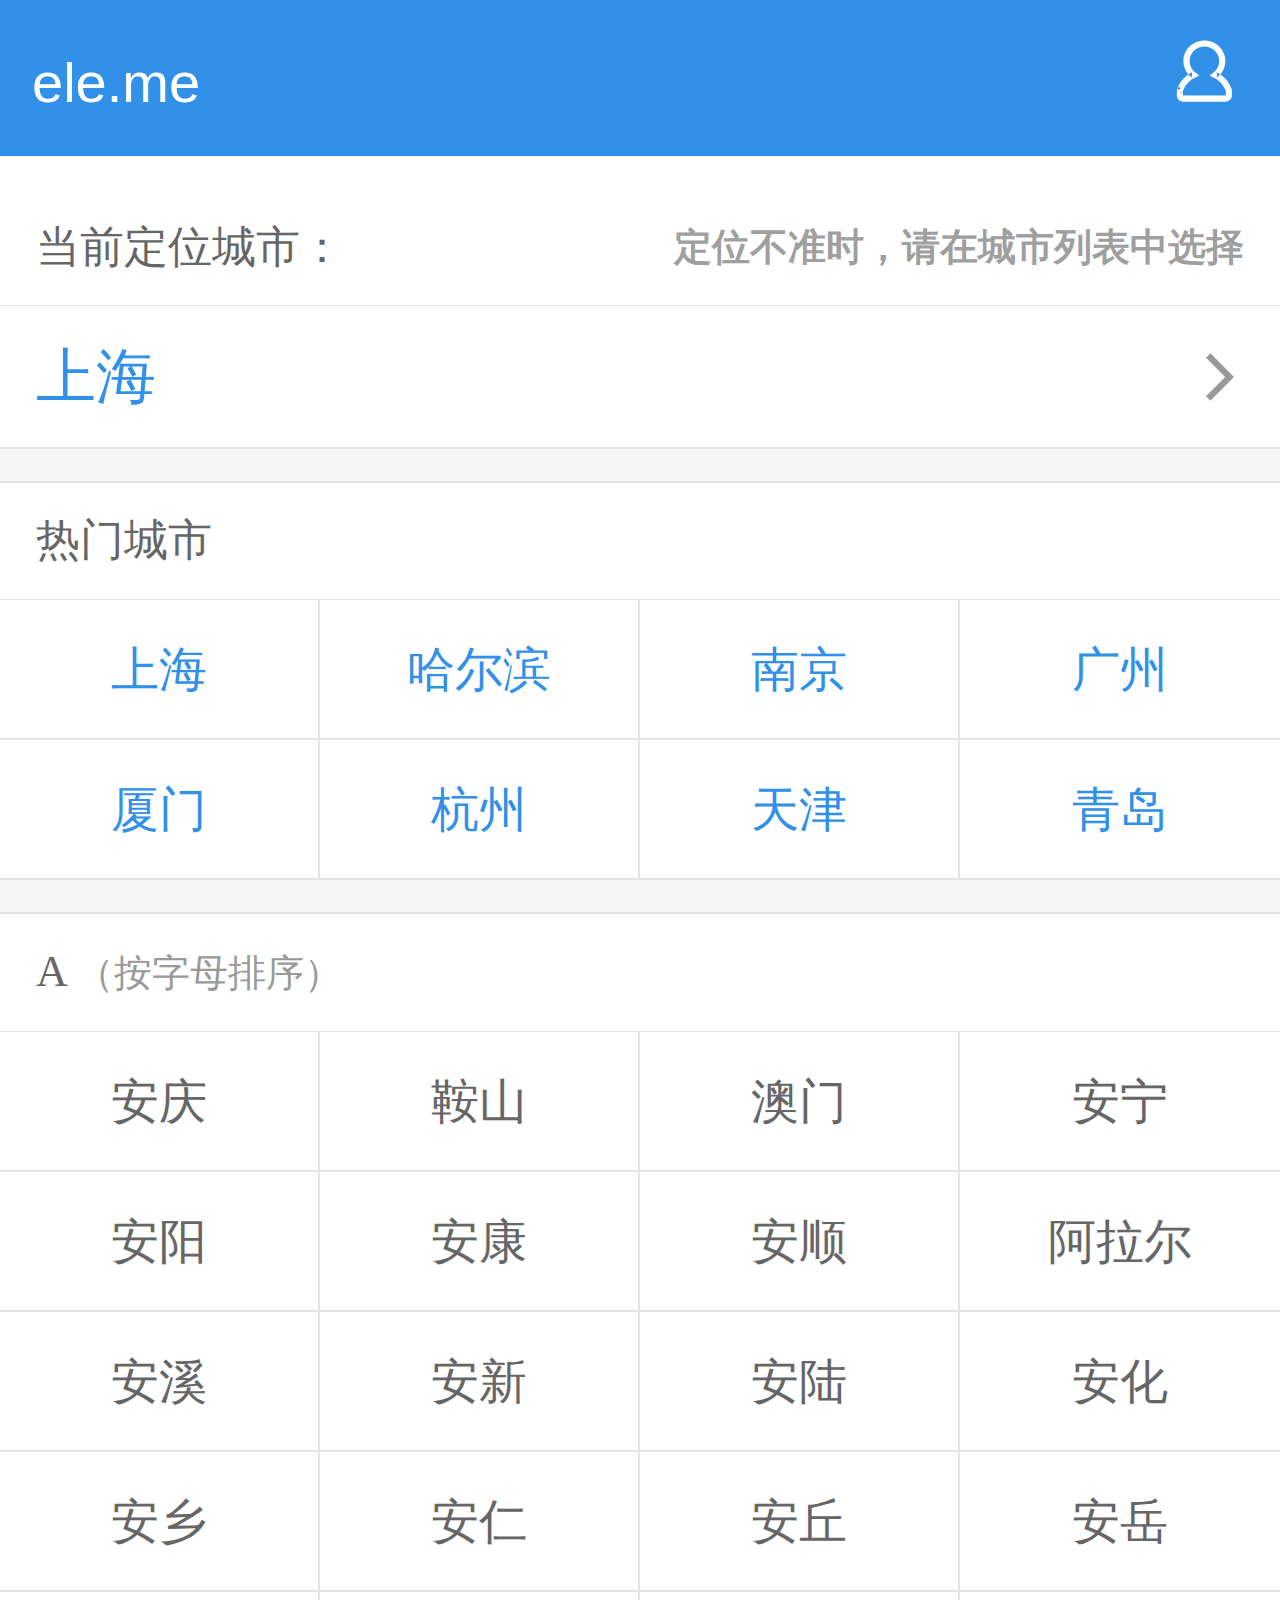
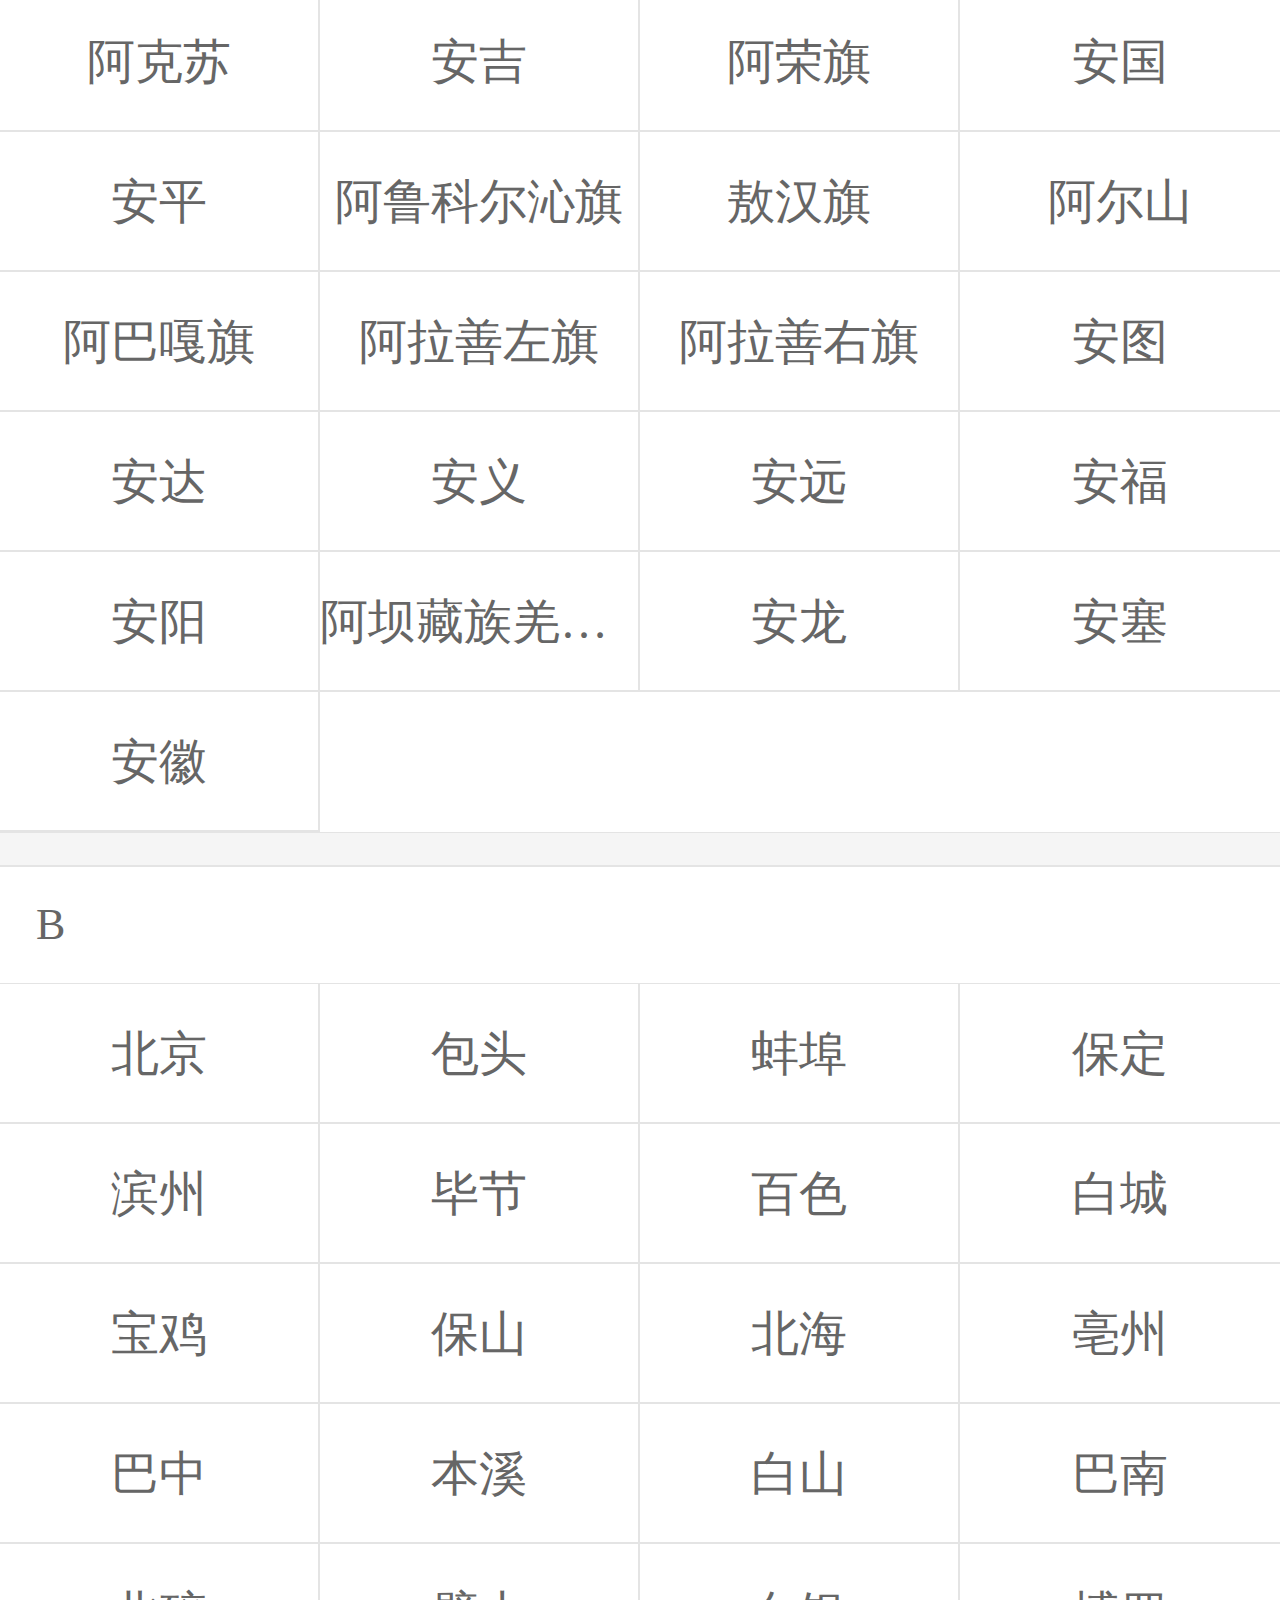
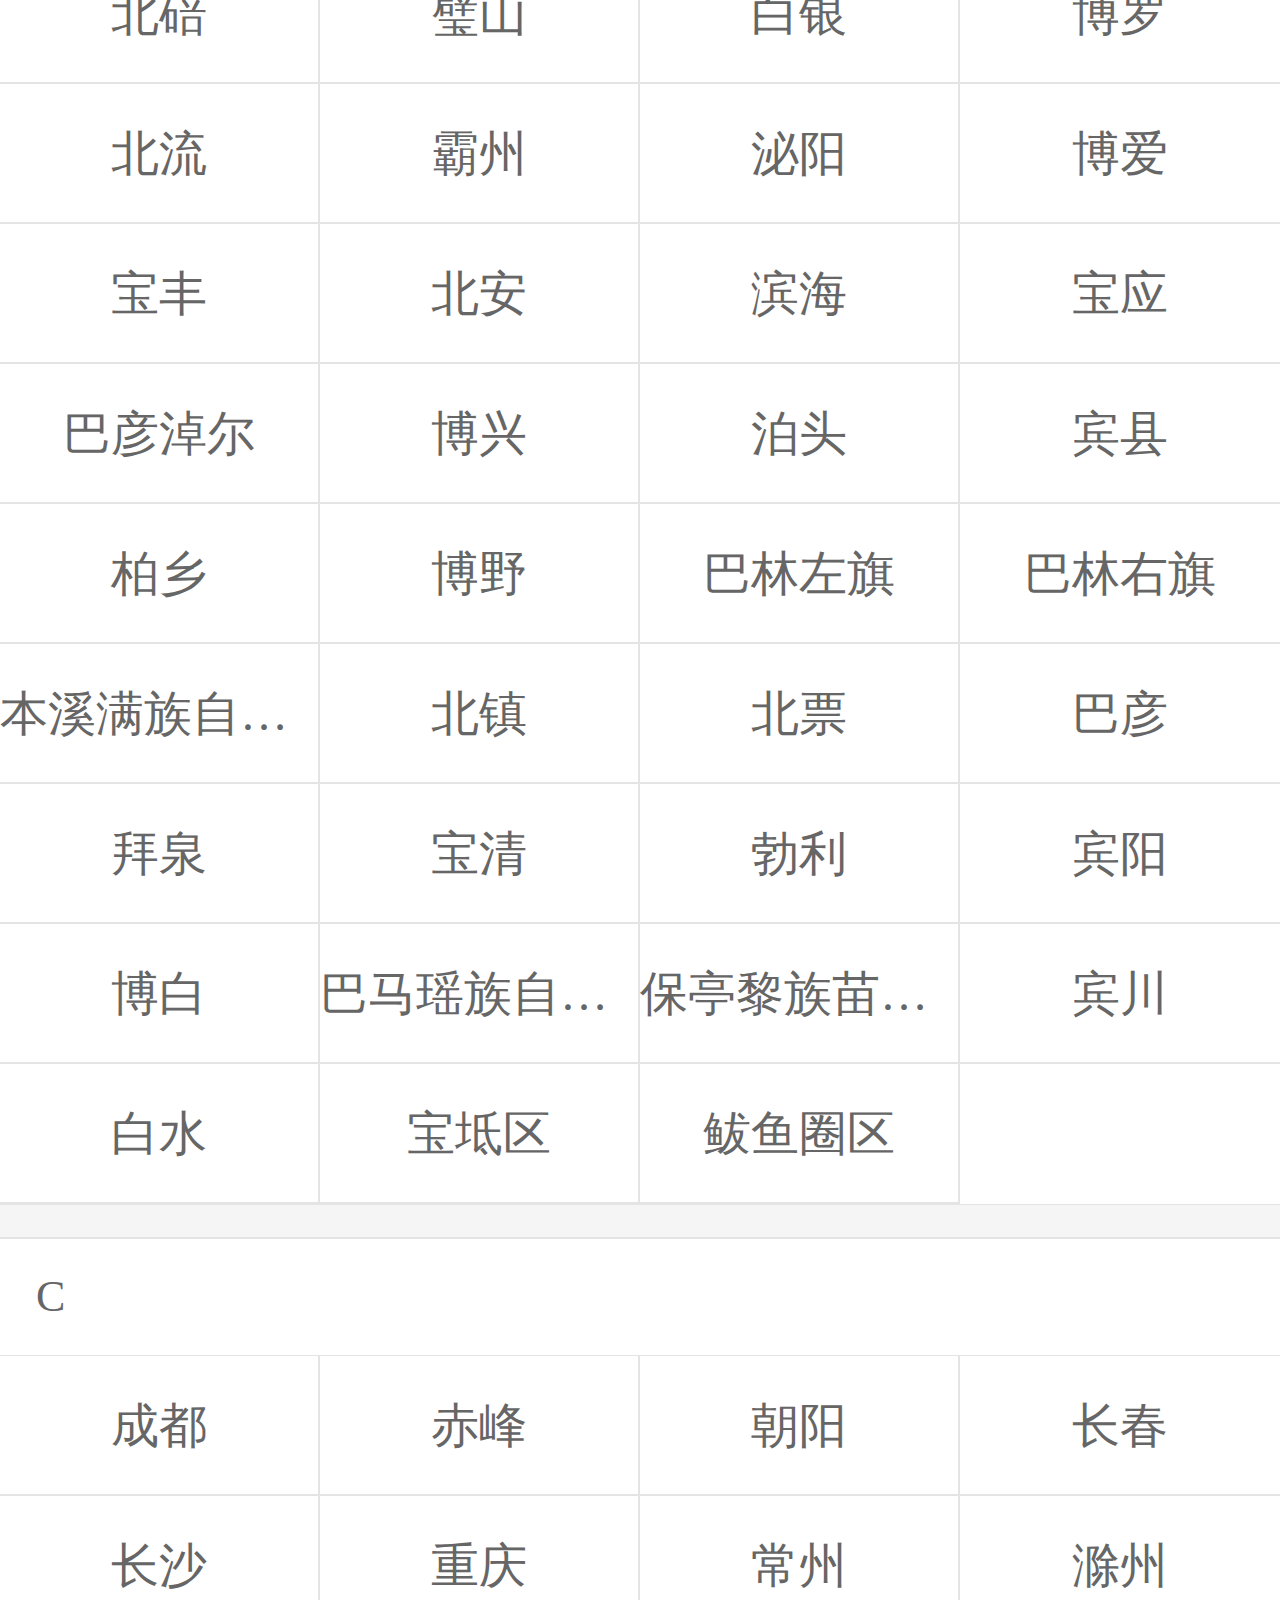
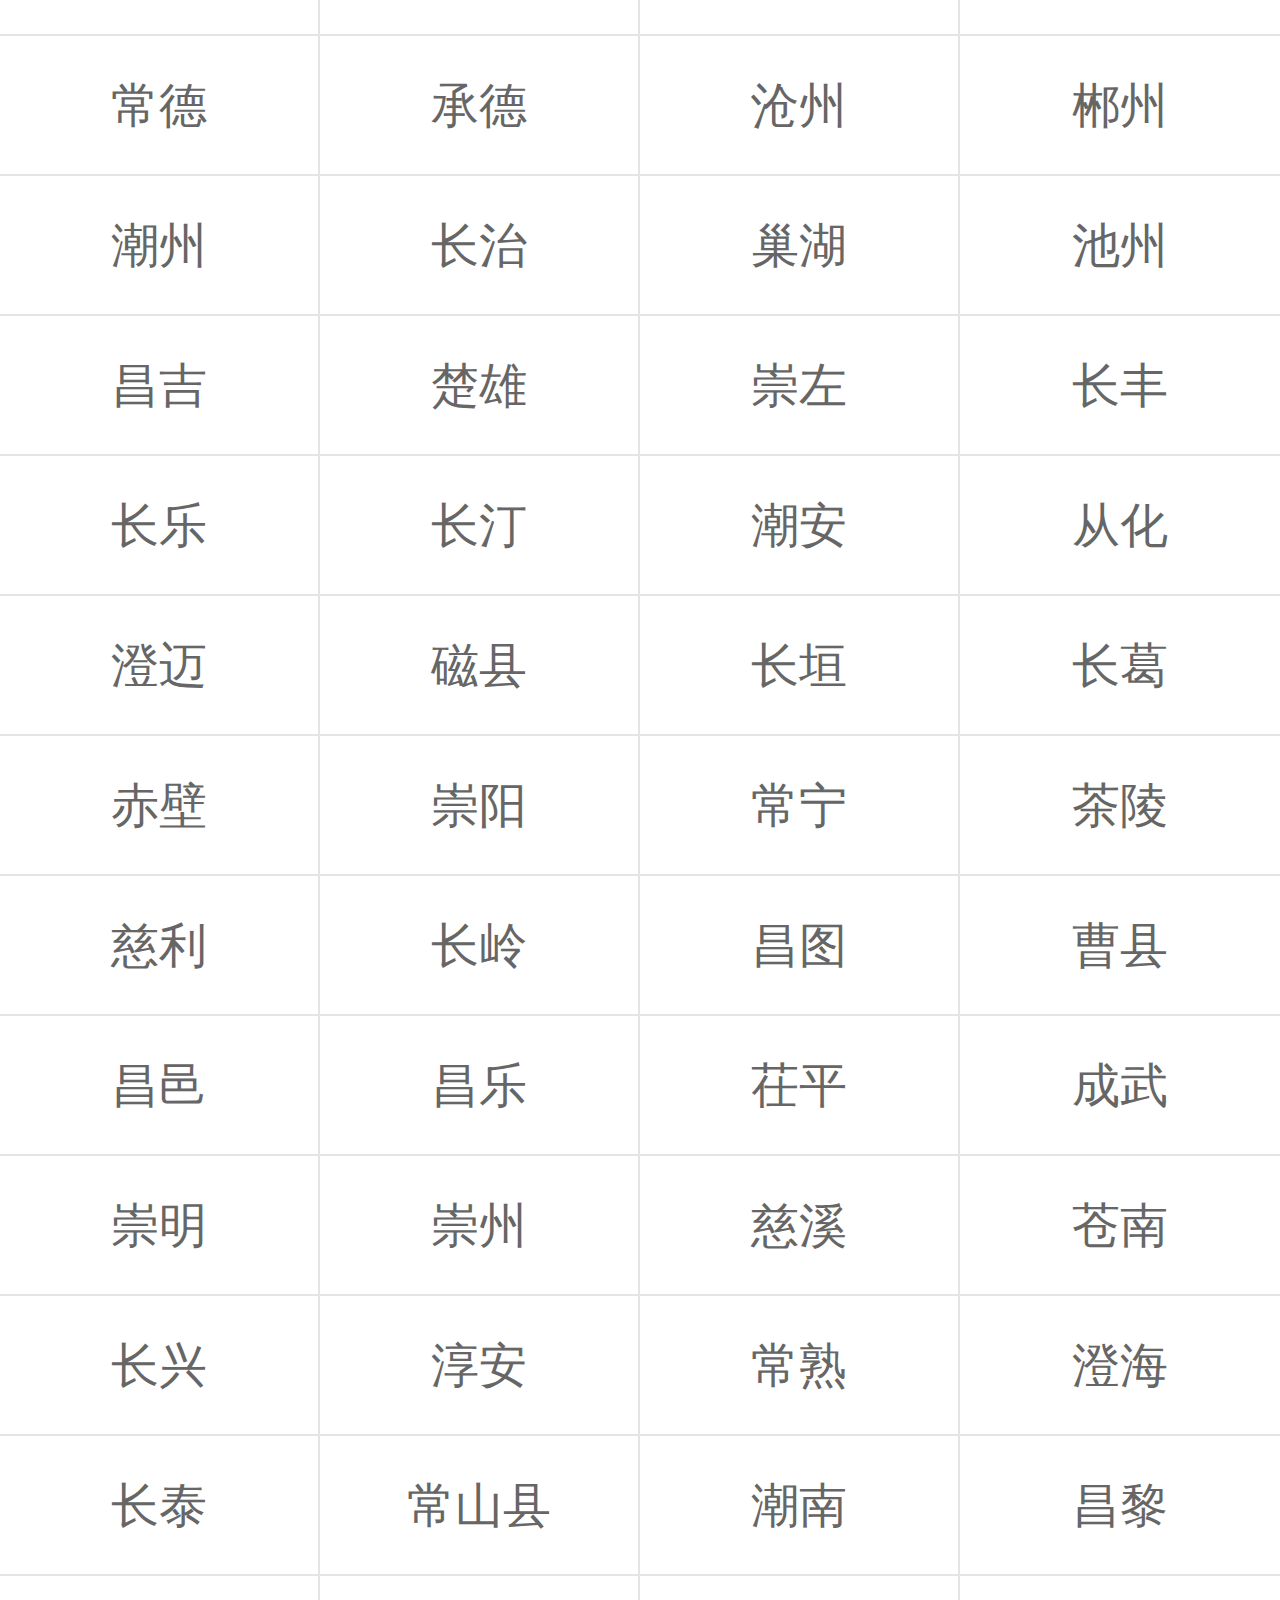
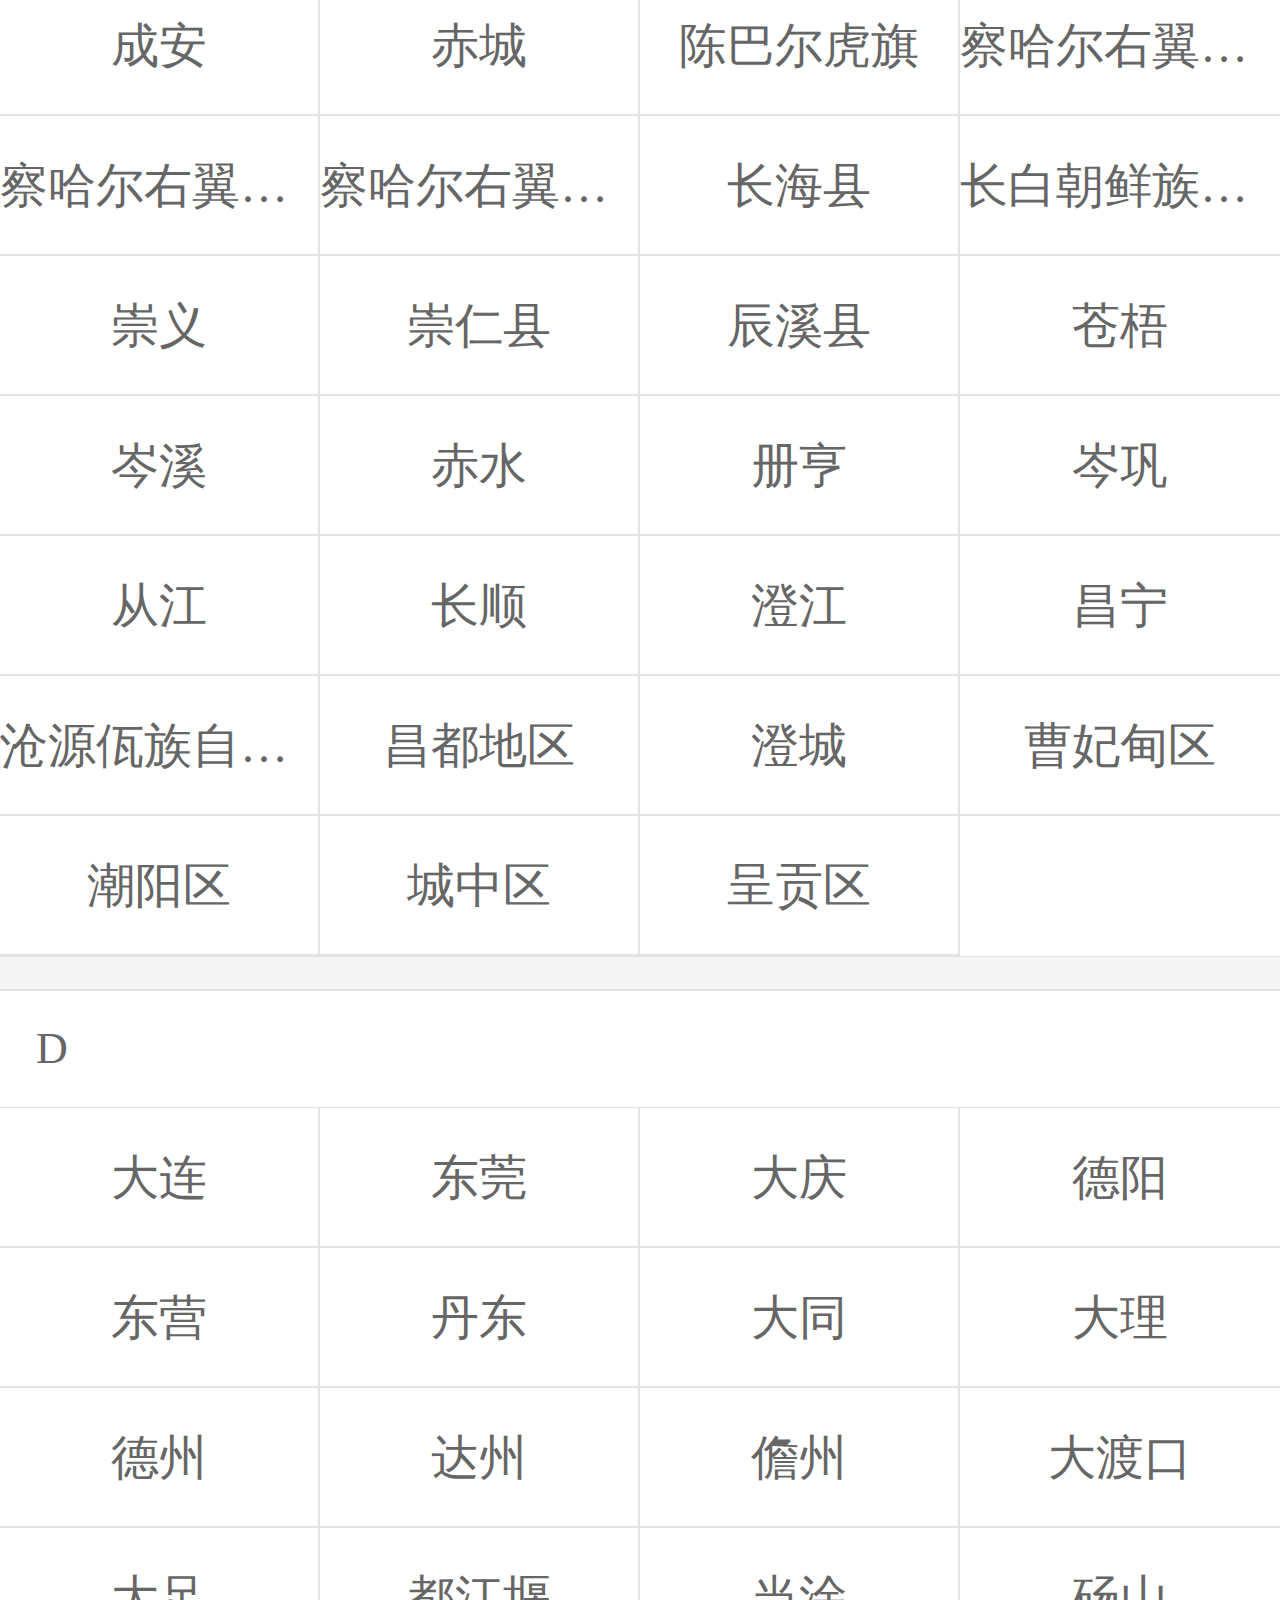
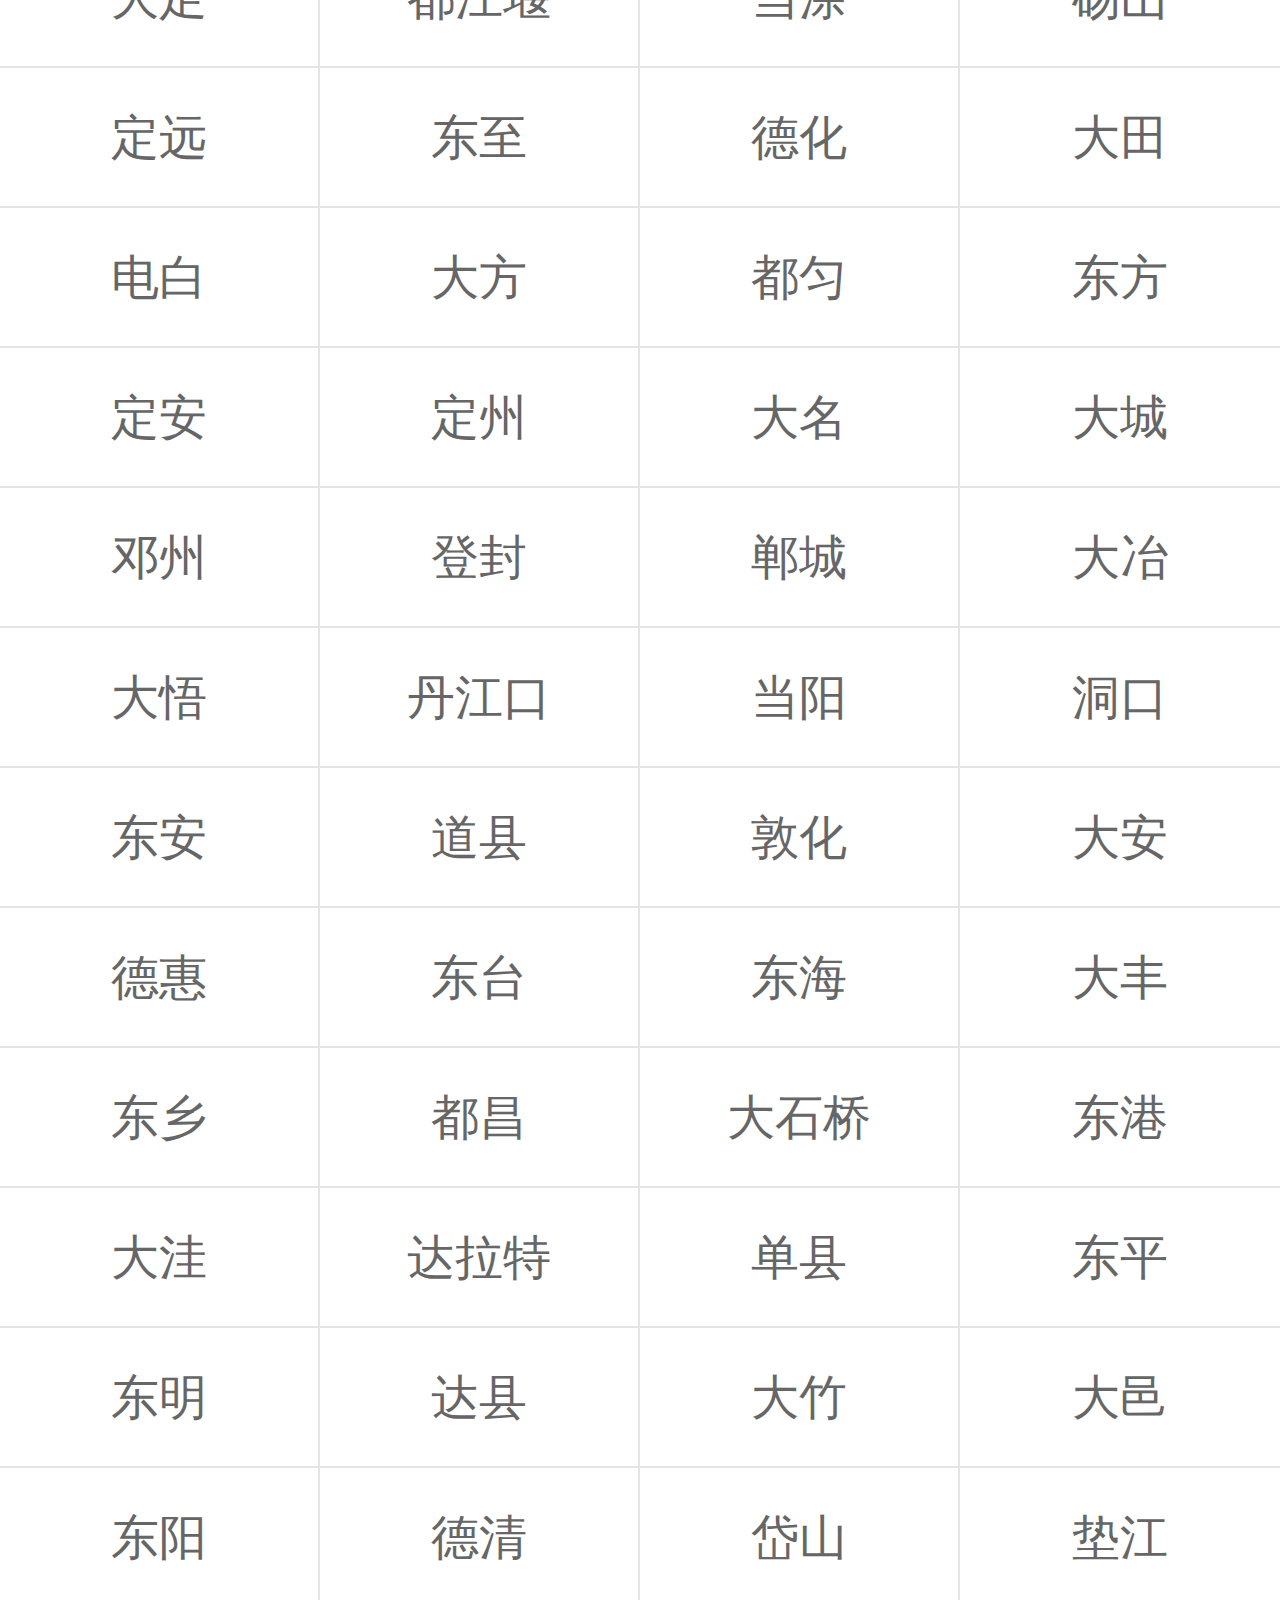
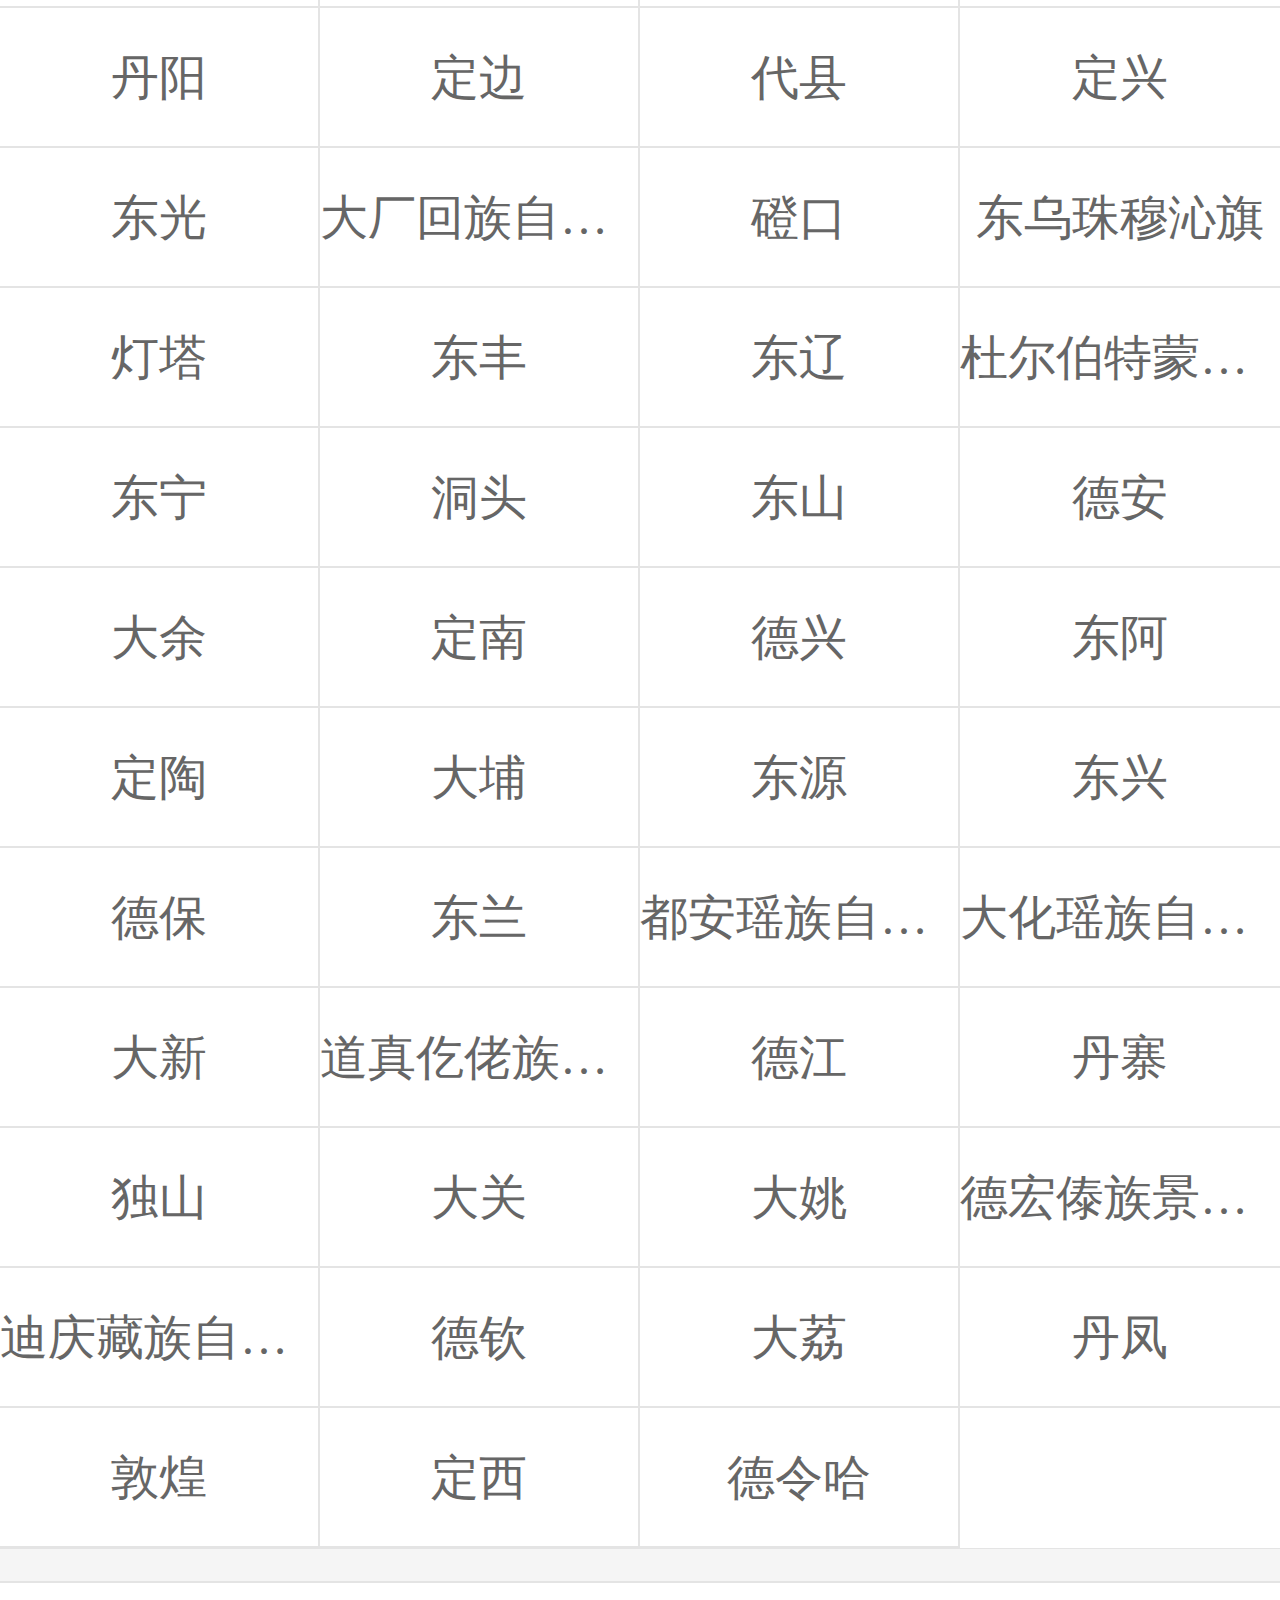
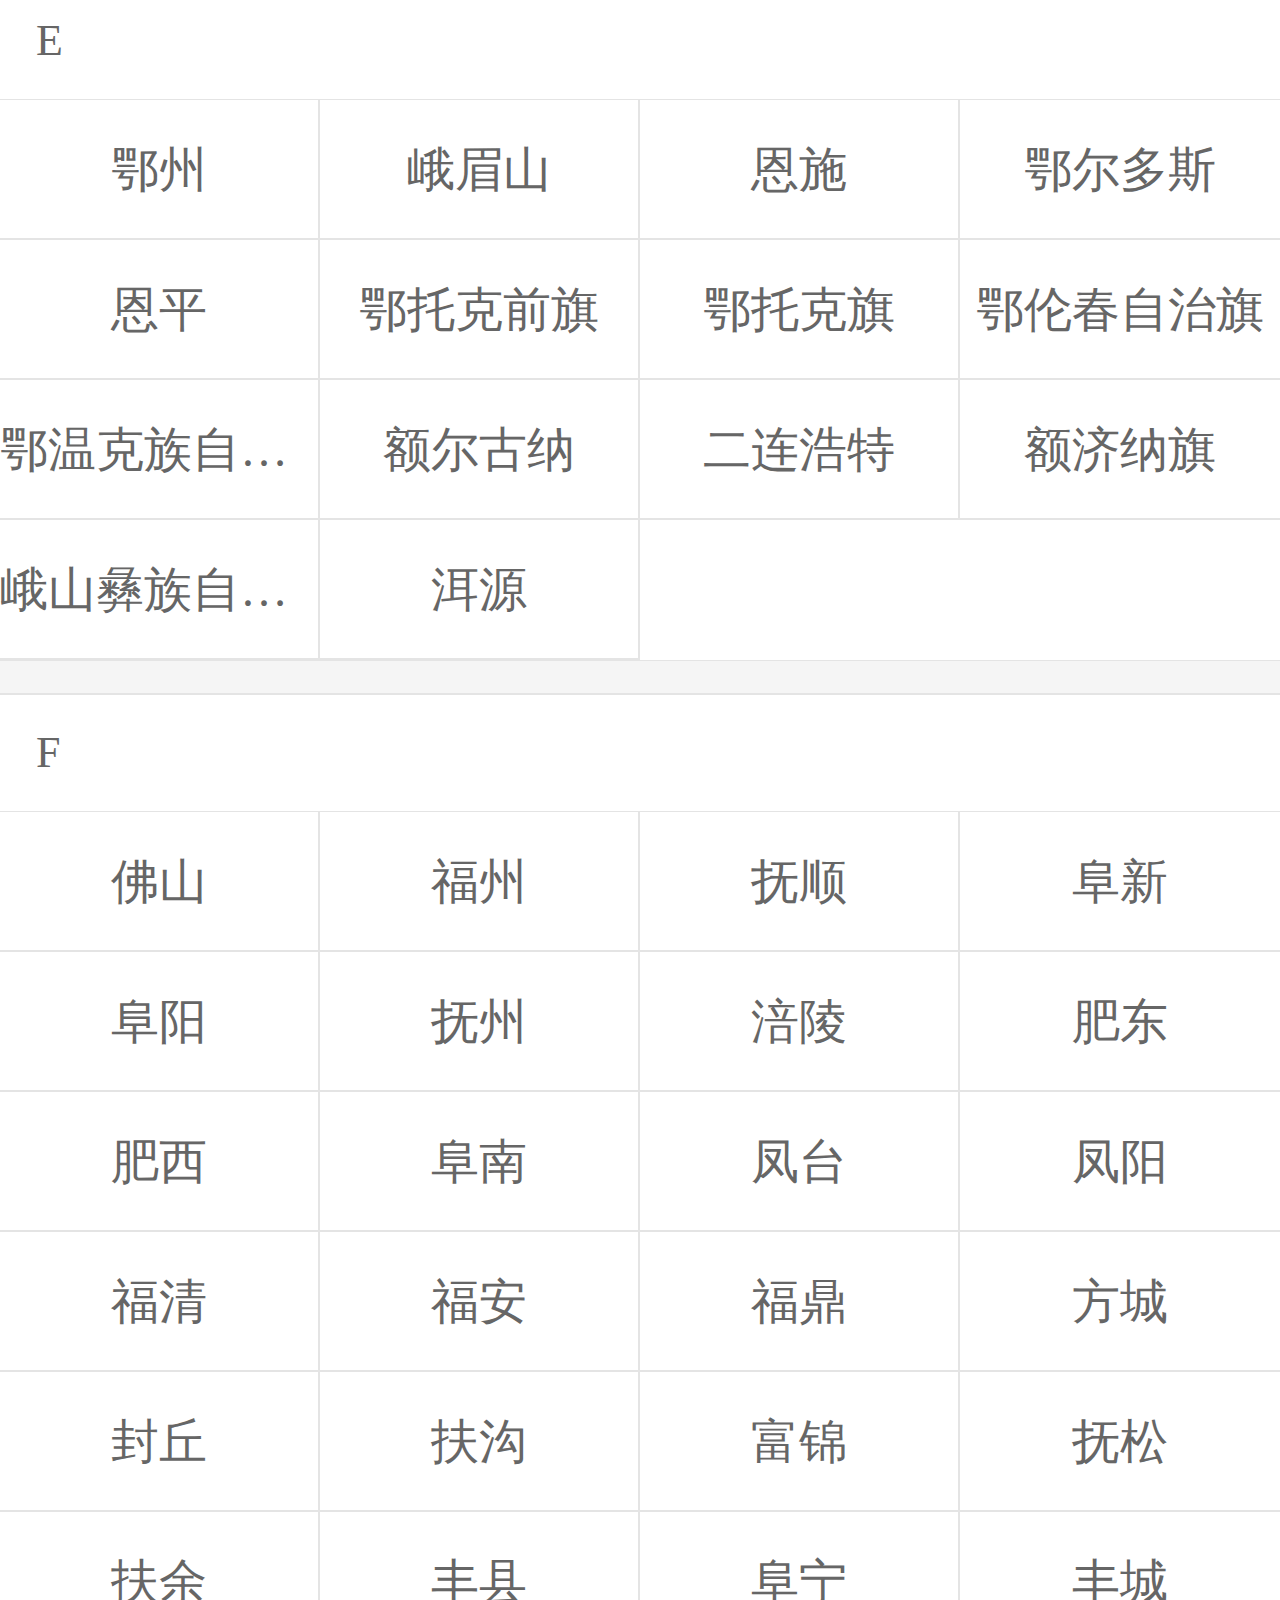
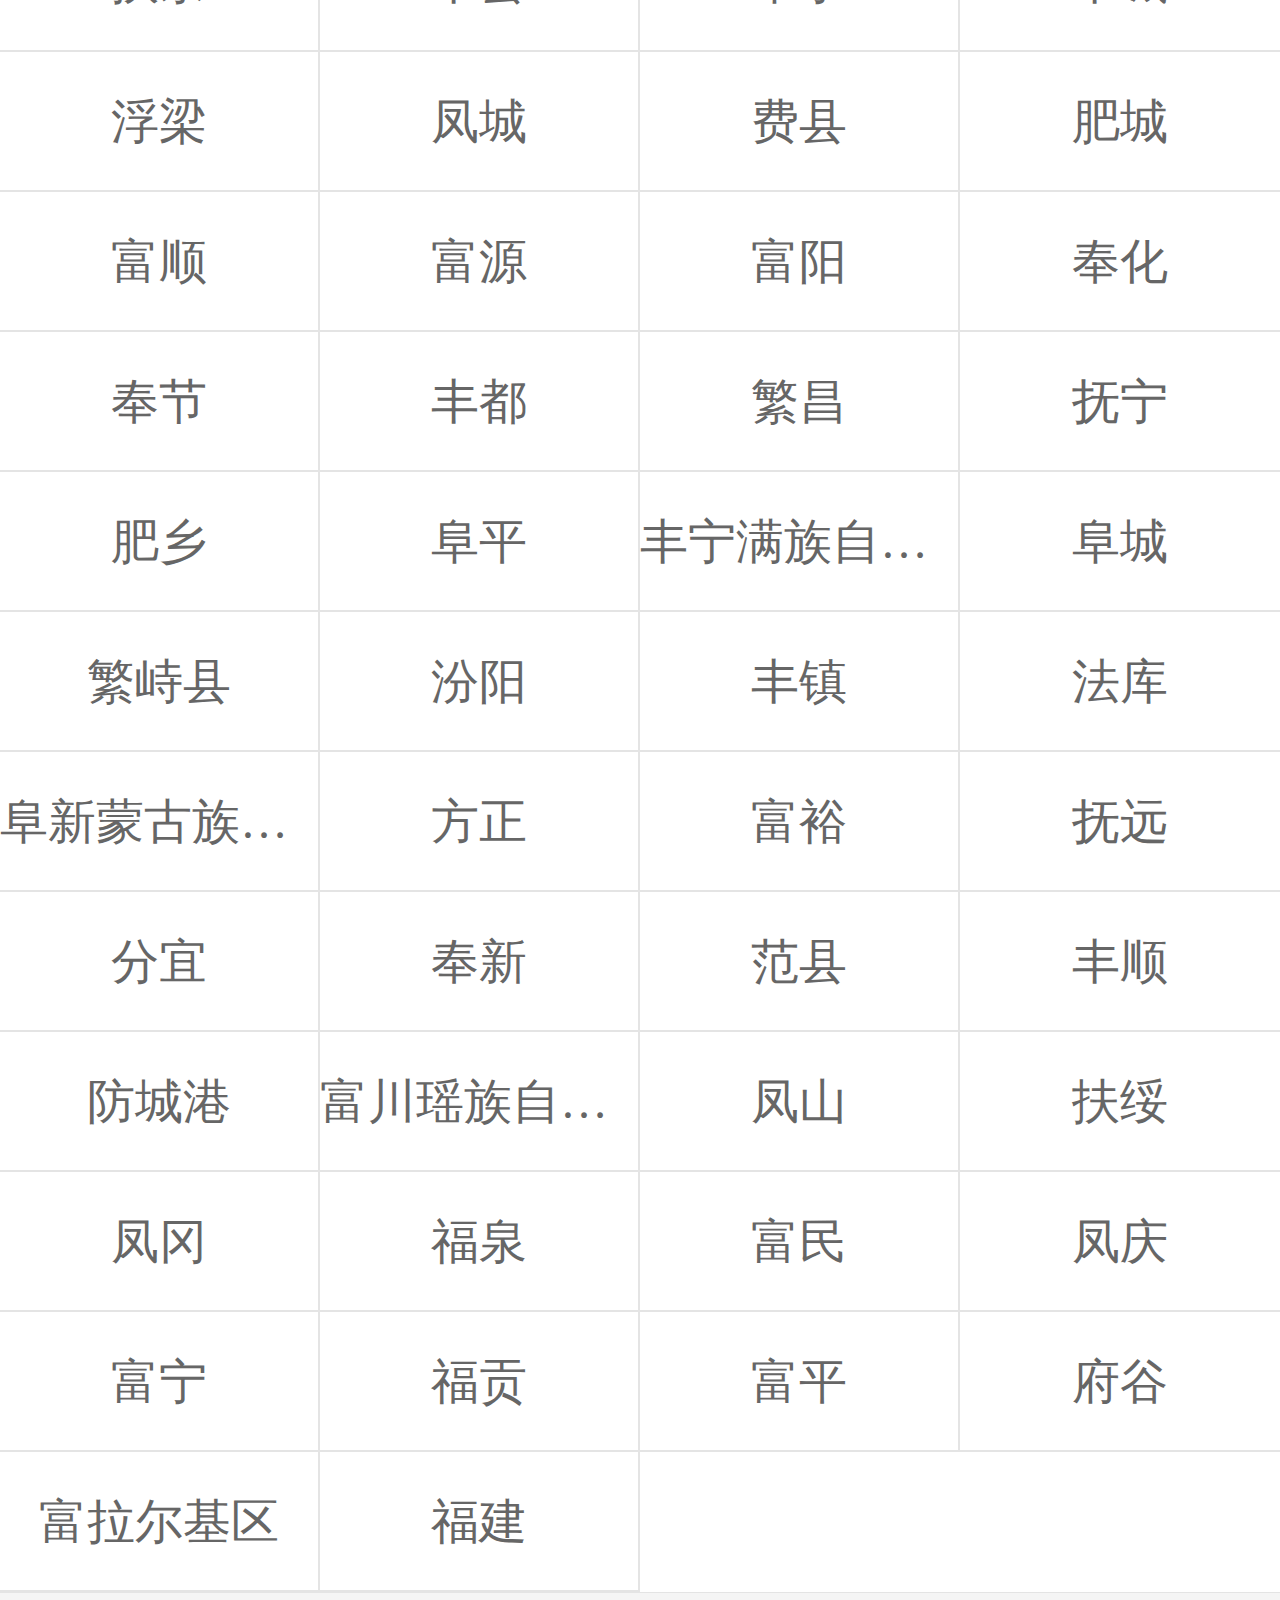
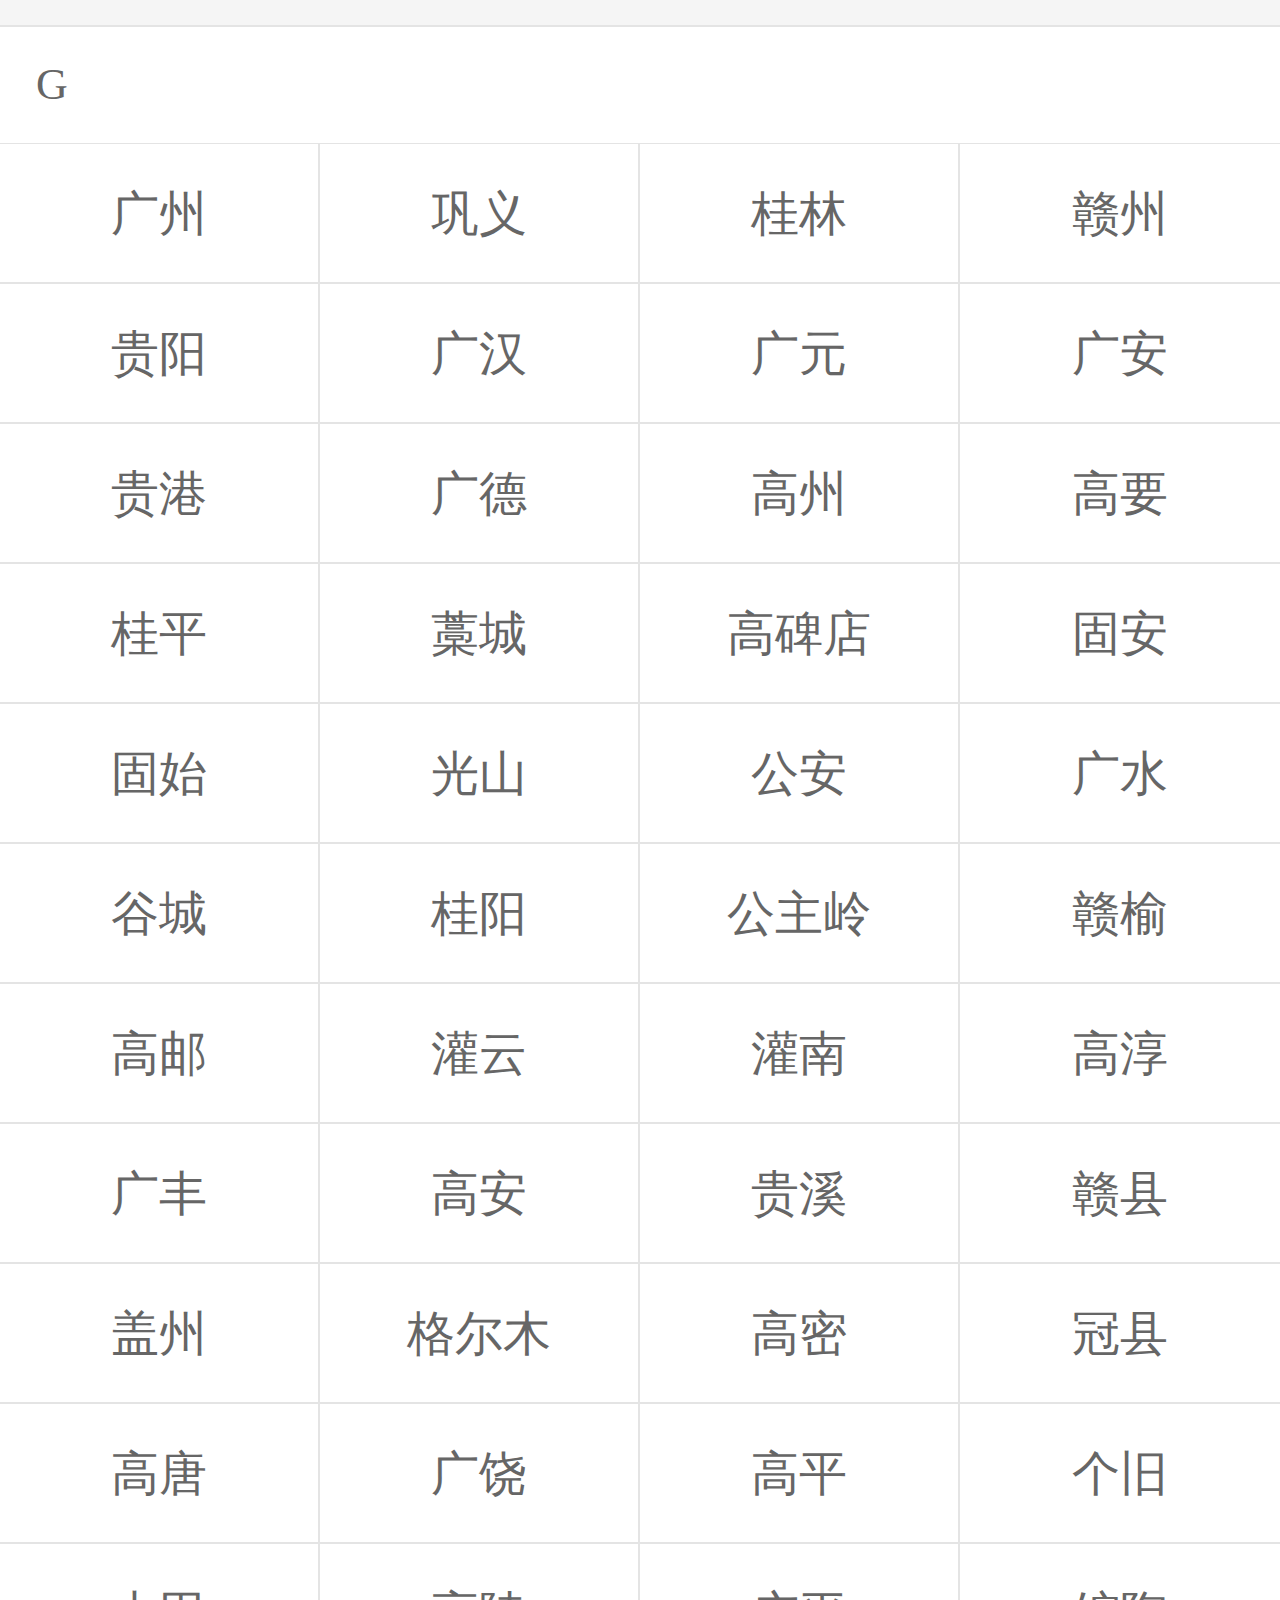
<file: elm/index.html>
<!DOCTYPE html>
<html>
  <head>
    <meta charset="utf-8">
    <meta name="viewport" content="width=device-width, initial-scale=1.0, maximum-scale=1.0, minimum-scale=1.0, user-scalable=no, minimal-ui">
    <meta name="screen-orientation" content="portrait"/>
    <meta name="apple-mobile-web-app-capable" content="yes">
    <meta name="format-detection" content="telephone=no">
    <meta name="full-screen" content="yes">
    <meta name="x5-fullscreen" content="true">
    <title>饿了么</title>
  <link href="/elm/static/css/app.css" rel="stylesheet"></head>
  <body>
    <div id="app">
        <svg xmlns="http://www.w3.org/2000/svg" xmlns:xlink="http://www.w3.org/1999/xlink" style="position:absolute;width:0;height:0;visibility:hidden">
        <defs>
          <symbol viewBox="0 0 60 60" id="eleme">
            <path fill="#3CABFF" fill-rule="evenodd" d="M0 9.375A9.374 9.374 0 0 1 9.375 0h41.25A9.374 9.374 0 0 1 60 9.375v41.25A9.374 9.374 0 0 1 50.625 60H9.375A9.374 9.374 0 0 1 0 50.625V9.375zm35.94 30.204c-5.601 3.147-12.645 1.256-15.834-4.217-3.206-5.501-1.303-12.537 4.25-15.713 4.7-2.689 10.51-1.749 14.127 1.941L27.526 27.89a2.81 2.81 0 0 0-1.037 3.854 2.862 2.862 0 0 0 3.887 1.035l15.988-9.166a17.238 17.238 0 0 0-1.222-2.571c-4.777-8.198-15.358-11.007-23.632-6.275-8.275 4.734-11.11 15.217-6.332 23.415 4.77 8.184 15.322 10.997 23.59 6.297.877-.5 1.654-1.037 2.376-1.623l-1.31-2.248a2.868 2.868 0 0 0-3.893-1.028zm10.824-7.39l-1.418-2.425-4.911 2.798 2.835 4.846 2.454-1.399h.002a2.779 2.779 0 0 0 1.038-3.82z">
            </path>
          </symbol>
          <symbol viewBox="0 0 28 33" id="user">
            <path fill-rule="evenodd" d="M20.798 19.289c2.636-2.002 4.215-5.091 4.215-8.437 0-5.886-4.845-10.647-10.808-10.647S3.397 4.966 3.397 10.852c0 3.345 1.578 6.433 4.212 8.435l.264-2.678C4.358 18.32 1.591 21.403.168 25.187l1.478.556v-1.579c-1.485.73-1.485.73-1.501 1.079-.054.188-.054.188-.069.278a2.58 2.58 0 0 0-.026.229 9.112 9.112 0 0 0-.019.4c-.008.265-.014.617-.018 1.039-.005.511-.006 1.037-.006 1.451v.027c-.004 1.732 1.41 3.129 3.154 3.129h22.082a3.18 3.18 0 0 0 3.172-3.153l.011-1.305.008-.897.003-.296.001-.083v-.022-.006-.001l.002-.278-.093-.262c-1.385-3.918-4.203-7.122-7.812-8.88l.263 2.678zm-1.911-2.516l-2.045 1.553 2.309 1.125c2.856 1.392 5.106 3.949 6.218 7.093l-.09-.54V26.033l-.001.083-.003.296-.008.897-.011 1.305c0 .01-.011.021-.013.021H3.161c-.007 0 .005.011.005.032v-.031c0-.404.001-.92.006-1.418.004-.4.01-.732.017-.969.004-.121.008-.212.012-.262l-.006.043c-.009.06-.009.06-.058.229-.01.336-.01.336-1.49 1.063H2.74l.385-1.024c1.141-3.035 3.35-5.495 6.131-6.849l2.309-1.124-2.045-1.554c-1.859-1.412-2.964-3.576-2.964-5.92 0-4.129 3.418-7.488 7.649-7.488s7.649 3.359 7.649 7.488c0 2.344-1.106 4.509-2.966 5.921z" class="path1">
            </path>
          </symbol>
          <symbol viewBox="0 0 32 31" id="shop">
            <g fill-rule="evenodd">
              <path d="M28.232 1.822C27.905.728 26.97.152 25.759.152H5.588c-1.252 0-1.867.411-2.397 1.415l-.101.243-.443 1.434-.975 3.154-.002.007C.837 9.101.294 10.854.26 10.956l-.059.259c-.231 1.787.337 3.349 1.59 4.448 1.159 1.017 2.545 1.384 3.865 1.384.07 0 .07 0 .132-.002-.01.001-.01.001.061.002 1.32 0 2.706-.367 3.865-1.384a4.96 4.96 0 0 0 .413-.407l-1.043-.946-1.056.931c1.033 1.171 2.51 1.792 4.21 1.801.04.002.088.004.173.004 1.32 0 2.706-.367 3.865-1.384.148-.13.287-.267.418-.411l-1.044-.944-1.057.93c1.033 1.174 2.511 1.796 4.213 1.806.04.002.088.004.173.004 1.32 0 2.706-.367 3.865-1.384.15-.131.29-.27.422-.416l-1.046-.943-1.058.929c1.033 1.177 2.513 1.801 4.218 1.811.04.002.088.004.173.004 1.32 0 2.706-.367 3.865-1.384 1.206-1.058 1.858-2.812 1.676-4.426-.069-.61-.535-2.207-1.354-4.785l-.109-.342a327.554 327.554 0 0 0-1.295-3.966l-.122-.366.014.043h.004zm-2.684.85l.12.361.318.962c.329.999.658 2.011.965 2.973l.108.338c.719 2.262 1.203 3.92 1.24 4.249.08.711-.233 1.553-.735 1.993-.553.485-1.308.685-2.008.685l-.098-.002c-.987-.007-1.695-.306-2.177-.854l-1.044-1.189-1.06 1.175a2.192 2.192 0 0 1-.188.185c-.553.485-1.308.685-2.008.685l-.098-.002c-.985-.007-1.693-.305-2.174-.852l-1.043-1.185-1.059 1.171c-.058.064-.12.125-.186.183-.553.485-1.308.685-2.008.685l-.098-.002c-.984-.007-1.692-.304-2.173-.85L9.101 12.2l-1.058 1.166a2.248 2.248 0 0 1-.184.181c-.553.485-1.307.685-2.008.685l-.061-.001-.131.001c-.701 0-1.455-.2-2.008-.685-.538-.472-.767-1.102-.654-1.971l-1.396-.18 1.338.44c.043-.13.552-1.775 1.425-4.599l.002-.007.975-3.155.443-1.434-1.345-.415 1.245.658c.054-.102.042-.085-.083-.001-.122.082-.143.086-.009.086H25.763c.053 0-.164-.133-.225-.339l.014.043-.004-.001zM5.528 19.48c.778 0 1.408.63 1.408 1.408v7.424a1.408 1.408 0 1 1-2.816 0v-7.424c0-.778.63-1.408 1.408-1.408z">
              </path>
              <path d="M.28 29.72c0-.707.58-1.28 1.277-1.28h28.155a1.28 1.28 0 0 1 .007 2.56H1.561A1.278 1.278 0 0 1 .28 29.72z">
              </path>
              <path d="M26.008 19.48c.778 0 1.408.63 1.408 1.408v7.424a1.408 1.408 0 1 1-2.816 0v-7.424c0-.778.63-1.408 1.408-1.408z">
              </path>
            </g>
          </symbol>
          <symbol viewBox="0 0 28 33" id="location">
            <g fill-rule="evenodd">
              <path d="M20.809 21.6L12.9 29.509h1.616l-7.992-7.992a13.003 13.003 0 0 1-.506-.478c-4.25-4.25-4.25-11.14 0-15.389s11.14-4.25 15.389 0c4.25 4.25 4.25 11.14 0 15.389a10.81 10.81 0 0 1-.543.508l-.056.052zm1.56 1.669c.225-.196.443-.401.656-.613 5.142-5.142 5.142-13.48 0-18.622s-13.48-5.142-18.622 0c-5.142 5.142-5.142 13.48 0 18.622.18.18.364.354.553.522l8.753 8.755 8.661-8.664z" class="path1">
              </path>
              <path d="M9.428 16.739a6.063 6.063 0 1 0 8.573-8.575 6.063 6.063 0 0 0-8.573 8.575zm1.616-1.616a3.776 3.776 0 1 1 5.34-5.341 3.776 3.776 0 0 1-5.34 5.341z" class="path2">
              </path>
            </g>
          </symbol>
          <symbol id="star" viewBox="0 0 32 32">
            <path class="path1" d="M16 26.382l-8.16 4.992c-1.5 0.918-2.382 0.264-1.975-1.435l2.226-9.303-7.269-6.218c-1.337-1.143-0.987-2.184 0.755-2.322l9.536-0.758 3.667-8.835c0.674-1.624 1.772-1.613 2.442 0l3.667 8.835 9.536 0.758c1.753 0.139 2.082 1.187 0.755 2.322l-7.269 6.218 2.226 9.303c0.409 1.71-0.485 2.347-1.975 1.435l-8.16-4.992z">
            </path>
          </symbol>
          <symbol viewBox="0 0 32 32" id="backtop">
            <g fill-rule="evenodd">
              <circle cx="16" cy="16" r="15" stroke="#999" stroke-width="0.6" fill="none"/>
              <line x1="16" y1="10" x2="16" y2="21" style="stroke:#999;stroke-width:0.8"/>
              <line x1="10" y1="10" x2="22" y2="10" style="stroke:#999;stroke-width:0.8"/>
              <path d="M9.5 18 L16 10 L22.5 18" style="stroke:#999;stroke-width:0.8;fill:none"/>
              <text x="10" y="27"  style="font-size:6px;fill:#999;font-weight:700;">顶部</text>
            </g>
          </symbol>
          <symbol viewBox="0 0 33 32" id="default">
            <path fill="#3b87c8" d="M13.374 29.064a.94.94 0 0 1-.941-.941V6.476l-7.285 6.899a.942.942 0 0 1-1.299-1.364l8.876-8.424a.94.94 0 0 1 1.59.681v23.855a.94.94 0 0 1-.941.941zM20.904 29.355h-.008a.94.94 0 0 1-.375-.078.943.943 0 0 1-.559-.86V3.944a.94.94 0 1 1 1.882 0v22.287l7.238-6.842a.94.94 0 0 1 1.289 1.366l-8.818 8.338a.943.943 0 0 1-.649.264z">
            </path>
          </symbol>
          <symbol viewBox="0 0 32 32" id="distance">
            <path fill="#2a9bd3" d="M15.884 31.236l-.042.001a.888.888 0 0 1-.59-.224l-7.91-7.91a7.548 7.548 0 0 1-.498-.471 12.752 12.752 0 0 1-3.747-9.045C3.097 6.523 8.824.796 15.888.796s12.791 5.727 12.791 12.791c0 3.532-1.432 6.73-3.747 9.045-.196.196-.409.391-.613.578l-7.813 7.804a.886.886 0 0 1-.589.223l-.035-.001zm0-28.667C9.818 2.59 4.908 7.513 4.908 13.582c0 3.023 1.218 5.762 3.19 7.752l.461.435 7.316 7.316 7.2-7.2q.284-.249.551-.516a10.977 10.977 0 0 0 3.225-7.787c0-6.066-4.905-10.987-10.965-11.013z">
            </path>
            <path fill="#2a9bd3" d="M15.884 18.524a5.707 5.707 0 0 1-4.07-1.732l-.001-.001a5.76 5.76 0 1 1 4.119 1.734h-.05zm-2.817-2.942a3.982 3.982 0 1 0 0-5.626c-.726.717-1.175 1.713-1.175 2.813s.449 2.096 1.175 2.813z"></path>
          </symbol>
          <symbol viewBox="0 0 32 32" id="fengniao">
            <path fill="#27a9e1" d="M5.953 2.793s-.117 1.801.857 3.56c.361.255 10.458 6.218 10.458 6.218L5.953 2.794z"></path>
            <path fill="#b8e5fa" d="M9.604.889s-.333 1.404.069 3.147c.254.307 7.801 8.116 7.801 8.116L9.604.889z"></path>
            <path fill="#0089cf" d="M29.282 14.601l-4.861-.361s-.133-.001-.147-.226h-.002a2.652 2.652 0 0 0-2.978-2.357h-.003l-.011.001-.12.019-.004.001c-.432.075-1.812.374-3.038 1.285 0 0-.167.121-.421.33L2.665 6.043s3.254 8.665 12.207 11.98c-1.6 2.849-7.407 13.48-7.407 13.48l2.446-1.306s.775-2.853 1.884-4.957c.609-.936 1.211-.992 1.498-1.141.291-.151 3.707-.765 6.431-4.339.897-1.166 1.244-2.666 1.723-4.261.28-.061 3.008-.651 3.789-.718 1.068-.092 4.045-.181 4.045-.181z"></path>
            <path fill="#0089cf" d="M7.392 17.849c-1.567-1.368-2.199-3.219-2.035-5.217-.232-.288-.45-.572-.654-.851-.484 2.903.555 4.854 2.176 6.269 1.538 1.342 3.635 1.85 5.466 1.577-1.674.109-3.563-.565-4.953-1.778z"></path>
            <path fill="#0089cf" d="M12.345 19.628h.002zm-7.642-7.846c.204.279.421.563.654.851-.164 1.998.468 3.849 2.035 5.217 1.292 1.128 3.016 1.79 4.597 1.79.12 0 .238-.004.356-.011a6.554 6.554 0 0 1-.975.071c-1.568 0-3.22-.54-4.49-1.648-1.621-1.415-2.66-3.366-2.176-6.269z"></path>
          </symbol>
          <symbol viewBox="0 0 23 32" id="hot">
            <path fill="#f07373" d="M9.859 29.375c-3.489-.771-6.362-3.097-7.187-5.551-.882-2.623-1.029-6.873-.238-9.318l-1.727.037.001.002.001.004.004.01.011.029.038.091c.039.09.086.191.142.3.155.304.349.627.586.955a7.477 7.477 0 0 0 2.711 2.318c.583.153.583.153 1.087-.188.187-.263.187-.263.224-.39.028-.094.041-.176.05-.28.01-.109.016-.238.022-.47.063-2.219.162-3.38.562-4.943a10.05 10.05 0 0 1 .814-2.185c1.433-2.723 4.843-6.053 6.699-7.021l-1.325-.962c-.064.382-.127.992-.131 1.722-.008 1.252.169 2.393.616 3.329.261.547.525.968 1.132 1.862l.23.339c.86 1.281 1.161 1.986 1.069 2.653l-.009.125c.069.517.069.517.781.906.451-.026.451-.026.578-.104.144-.093.144-.093.19-.136.041-.037.079-.077.123-.125.068-.076.153-.178.245-.295.22-.279.458-.615.677-.963.648-1.028 1.045-1.988 1.037-2.845l-.914.009-.706.581c.295.358.809 1.075 1.33 1.936.826 1.363 1.492 2.791 1.898 4.209 1.1 3.845.3 9.288-2.245 11.75a9.652 9.652 0 0 1-1.659 1.29 10.232 10.232 0 0 1-3.471 1.332c-.794.151-1.385.191-2.064.191h-.009a2.75 2.75 0 0 1-.373-.03 6.007 6.007 0 0 1-.585-.115 7.765 7.765 0 0 1-.536-.15l-.578 1.735a9.182 9.182 0 0 0 1.445.341c.221.031.43.048.627.048h.009a12.546 12.546 0 0 0 2.407-.224 12.011 12.011 0 0 0 4.088-1.572c.699-.431 1.358-.94 1.971-1.533 3.098-2.998 4-9.132 2.731-13.567-.455-1.591-1.188-3.161-2.092-4.653-.569-.939-1.134-1.727-1.482-2.15l-1.645-1.998.024 2.588c.004.412-.281 1.1-.756 1.853a9.64 9.64 0 0 1-.569.809 4.528 4.528 0 0 1-.158.195c.028-.027.028-.027.16-.113.122-.075.122-.075.57-.101.71.388.71.388.778.902h-.914l.906.125c.174-1.262-.261-2.281-1.362-3.922l-.235-.347c-.554-.817-.787-1.189-.995-1.624-.306-.642-.444-1.53-.438-2.53a10.566 10.566 0 0 1 .107-1.431L14.44.304l-1.628.85c-2.18 1.138-5.862 4.733-7.471 7.791a11.873 11.873 0 0 0-.967 2.583 19.2 19.2 0 0 0-.511 3.147c-.036.423-.061.839-.079 1.273-.011.281-.019.531-.029.924-.005.191-.01.298-.015.354a.403.403 0 0 1 .019-.077c.027-.099.027-.099.203-.346.492-.332.492-.332 1.112-.157a5.745 5.745 0 0 1-2.54-2.496 3.456 3.456 0 0 1-.093-.197l-.018-.044-.002-.006v.001l.001.002v.002l-.915-2.473-.812 2.51c-.917 2.836-.757 7.485.245 10.463 1.042 3.099 4.442 5.852 8.526 6.754l.395-1.785z"></path>
          </symbol>
          <symbol viewBox="0 0 32 32" id="price">
            <path fill="#e6b61a" d="M16 32c8.837 0 16-7.163 16-16S24.837 0 16 0 0 7.163 0 16s7.163 16 16 16zm0-2C8.268 30 2 23.732 2 16S8.268 2 16 2s14 6.268 14 14-6.268 14-14 14z"></path><path fill="#e6b61a" d="M23.14 6.06l-5.12 8.65h4.48v1.54h-5.49v2.43h5.49v1.54h-5.49v5.1h-2.02v-5.1H9.53v-1.54h5.46v-2.43H9.53v-1.54h4.45L8.8 6.06h2.24l4.99 8.48 4.93-8.48h2.18z"></path>
          </symbol>
          <symbol viewBox="0 0 33 32" id="rating">
            <path fill="#eba53b" d="M27.087 31.84L16.8 25.553 6.504 31.84l2.824-11.727-9.186-7.878 12.019-.941L16.801.16l4.631 11.134 12.019.941-9.158 7.849zM16.8 23.369l7.407 4.527-2.014-8.471 6.588-5.647-8.659-.696L16.8 5.063l-3.341 8.019-8.659.696 6.588 5.647-2.014 8.471z"></path>
          </symbol>
          <symbol viewBox="0 0 38 32" id="selected">
            <path fill="#3190e8" d="M32.291 2.327c.582-.582 1.455-.582 2.036 0l2.036 2.036c.582.582.582 1.455 0 2.036L13.818 29.09c-.582.582-1.455.582-2.036 0L1.455 18.908c-.582-.582-.582-1.455 0-2.036l2.036-2.036c.582-.582 1.455-.582 2.036 0l7.273 7.273L32.291 2.327z"></path>
          </symbol>
          <symbol viewBox="0 0 32 32" id="speed">
            <path fill="#37c7b7" d="M16 32c8.837 0 16-7.163 16-16S24.837 0 16 0 0 7.163 0 16s7.163 16 16 16zm0-2C8.268 30 2 23.732 2 16S8.268 2 16 2s14 6.268 14 14-6.268 14-14 14z"></path><path fill="#37c7b7" d="M15 7v11.002l5.678 4.882 1.304-1.517-5.33-4.583.348.758V6.999h-2z"></path>
          </symbol>
          <symbol viewBox="0 0 50 50" id="cart-minus">
            <path fill-rule="evenodd" stroke-width="4" d="M22 0C9.8 0 0 9.8 0 22s9.8 22 22 22 22-9.8 22-22S34.2 0 22 0zm0 42C11 42 2 33 2 22S11 2 22 2s20 9 20 20-9 20-20 20z" clip-rule="evenodd"></path>
            <path fill-rule="evenodd" d="M32 20c1.1 0 2 .9 2 2s-.9 2-2 2H12c-1.1 0-2-.9-2-2s.9-2 2-2h20z" clip-rule="evenodd"></path>
          </symbol>
          <symbol viewBox="0 0 50 50" id="cart-add">
            <path fill="none" d="M0 0h44v44H0z"></path>
            <path fill-rule="evenodd" d="M22 0C9.8 0 0 9.8 0 22s9.8 22 22 22 22-9.8 22-22S34.2 0 22 0zm10 24h-8v8c0 1.1-.9 2-2 2s-2-.9-2-2v-8h-8c-1.1 0-2-.9-2-2s.9-2 2-2h8v-8c0-1.1.9-2 2-2s2 .9 2 2v8h8c1.1 0 2 .9 2 2s-.9 2-2 2z" clip-rule="evenodd"></path>
          </symbol>
          <symbol viewBox="0 0 24 32" id="cart-remove">
            <path fill="#bbb" fill-rule="evenodd" d="M21.5 10h-19c-1.1 0-1.918.896-1.819 1.992l1.638 18.016C2.419 31.104 3.4 32 4.5 32h15c1.1 0 2.081-.896 2.182-1.992l1.637-18.016A1.798 1.798 0 0 0 21.5 10zM8 28H5L4 14h4v14zm6 0h-4V14h4v14zm5 0h-3V14h4l-1 14zm2-24h-2.941l-.353-2.514C17.592.669 16.823 0 15.998 0H8c-.825 0-1.593.668-1.708 1.486L5.94 4H3a3 3 0 0 0-3 3v1h24V7a3 3 0 0 0-3-3zM8.24 2h7.52l.279 2H7.96l.28-2z"></path>
          </symbol>
          <symbol viewBox="0 0 14 16" id="cart">
            <path fill="#FFF" fill-rule="evenodd" d="M12.364 2.998H2.088L1.816.687a.455.455 0 0 0-.478-.431L.431.303A.454.454 0 0 0 0 .78l1.256 10.893c.006.293.011 1.325.933 1.325h9.546a.455.455 0 0 0 .455-.454v-.881a.454.454 0 0 0-.455-.455H3.05l-.11-.937h8.606c.998 0 1.889-.724 1.989-1.616l.455-4.04c.1-.893-.628-1.617-1.626-1.617zm-.45 4.245c-.075.669-.317 1.212-1.066 1.212H2.727L2.3 4.812h8.821c.749 0 1.065.543.99 1.212l-.197 1.219zM2.416 15.79a1 1 0 1 0 0-2 1 1 0 0 0 0 2zm9.092 0a1 1 0 1 0 0-2 1 1 0 0 0 0 2z"></path>
          </symbol>
          <symbol viewBox="0 0 58 58" id="cart-icon">
            <defs>
              <filter id="a" width="200%" height="200%" x="-50%" y="-50%" filterUnits="objectBoundingBox"><feOffset in="SourceAlpha" result="shadowOffsetOuter1"/><feGaussianBlur stdDeviation="1.5" in="shadowOffsetOuter1" result="shadowBlurOuter1"/><feColorMatrix values="0 0 0 0 0 0 0 0 0 0 0 0 0 0 0 0 0 0 0.08 0" in="shadowBlurOuter1" result="shadowMatrixOuter1"/><feMerge><feMergeNode in="shadowMatrixOuter1"/><feMergeNode in="SourceGraphic"/></feMerge></filter><path id="b" d="M7.614 4.051c-1.066.086-1.452-.398-1.752-1.584C5.562 1.28.33 5.88.33 5.88l3.71 19.476c0 .148-1.56 7.515-1.56 7.515-.489 2.19.292 4.27 3.56 4.32 0 0 36.917.017 36.92.047 1.979-.012 2.981-.995 3.013-3.039.03-2.043-1.045-2.978-2.987-2.993L8.83 31.192s.86-3.865 1.077-3.865c0 0-5.788.122 32.065-1.956.606-.033 2.018-.764 2.298-1.848 1.113-4.317 4.008-13.26 4.458-15.64.932-4.925 2.061-8.558-4.28-7.405 0 0-35.768 3.487-36.833 3.573z"/>
            </defs>
            <g fill="none" fill-rule="evenodd" filter="url(#a)" transform="translate(3 2)">
              <g transform="translate(5.038 7.808)"><mask id="c" fill="#fff"><use xlink:href="#b"/></mask><use fill="#FFF" xlink:href="#b"/><path fill="#2073C1" d="M53.962 7.774l-5.701 19.305-40.78 1.574z" opacity=".1" mask="url(#c)"/></g><path stroke="#FFF" stroke-width="6" d="M9.374 18.722S7.868 11.283 7.323 8.71C6.778 6.136 5.86 5.33 3.978 4.52 2.096 3.713.367 2.286.367 2.286" stroke-linecap="round"/><circle cx="46" cy="51" r="4" fill="#FFF"/><circle cx="12" cy="51" r="4" fill="#FFF"/>
            </g>
          </symbol>
          <symbol viewBox="0 0 14 14" id="arrow-left">
            <path d="M0 0 L8 7 L0 14"  stroke="#fff" stroke-width="1" fill="none"/>
          </symbol>
          <symbol viewBox="0 0 1024 1024" id="res-well"><path fill="#7ED321" fill-rule="evenodd" d="M512 0C229.376 0 0 229.376 0 512s229.376 512 512 512 512-229.376 512-512S794.624 0 512 0zM247.808 402.432c0-36.864 39.936-93.184 93.184-93.184s93.184 56.32 93.184 93.184c0 11.264-9.216 20.48-20.48 20.48-11.264 0-20.48-9.216-20.48-20.48 0-16.384-24.576-52.224-52.224-52.224-27.648 0-52.224 35.84-52.224 52.224 0 11.264-9.216 20.48-20.48 20.48-11.264 0-20.48-9.216-20.48-20.48zM512 800.768c-132.096 0-239.616-96.256-239.616-215.04 0-11.264 9.216-20.48 20.48-20.48 11.264 0 20.48 9.216 20.48 20.48 0 96.256 89.088 174.08 198.656 174.08 109.568 0 198.656-77.824 198.656-174.08 0-11.264 9.216-20.48 20.48-20.48 11.264 0 20.48 9.216 20.48 20.48 0 117.76-107.52 215.04-239.616 215.04zm243.712-377.856c-11.264 0-20.48-9.216-20.48-20.48 0-17.408-24.576-52.224-52.224-52.224-28.672 0-52.224 34.816-52.224 52.224 0 11.264-9.216 20.48-20.48 20.48-11.264 0-20.48-9.216-20.48-20.48 0-36.864 39.936-93.184 93.184-93.184s93.184 56.32 93.184 93.184c0 11.264-9.216 20.48-20.48 20.48z"></path></symbol>
          <symbol viewBox="0 0 1024 1024" id="res-bad"><path fill="#D0021B" fill-rule="evenodd" d="M512 0C230.326 0 0 230.326 0 512s230.573 512 512 512 512-230.326 512-512S793.674 0 512 0zM240.694 373.755l158.735-56.285 15.306 46.164L256 419.919l-15.306-46.164zm440.409 384.123c-10.122 0-20.49-10.122-25.674-20.49-10.122-10.122-61.47-25.674-148.366-25.674-86.896 0-138.245 15.306-148.366 25.674 0 10.122-10.122 20.49-25.674 20.49s-25.674-10.122-25.674-25.674c0-71.591 174.041-71.591 194.53-71.591 20.489 0 194.53 0 194.53 71.591 10.122 10.368 0 25.674-15.306 25.674zM768 419.919l-163.672-61.47 15.306-46.164 158.735 56.285-10.368 51.348-.001.001z"></path></symbol>
          <symbol viewBox="0 0 122 122" id="avatar-default"><path fill="#DCDCDC" fill-rule="evenodd" d="M61 121.5c33.413 0 60.5-27.087 60.5-60.5S94.413.5 61 .5.5 27.587.5 61s27.087 60.5 60.5 60.5zm12.526-45.806c-.019 3.316-.108 6.052.237 9.825 3.286 8.749 18.816 9.407 28.468 17.891-1.833 1.998-6.768 6.788-15 10.848-7.02 3.463-16.838 6.416-24.831 6.416-17.366 0-32.764-7.149-42.919-17.264 9.713-8.407 25.49-9.173 28.769-17.891.345-3.773.258-6.509.24-9.825l-.004-.002c-1.903-.985-5.438-7.268-6.01-12.571-1.492-.12-3.843-1.561-4.534-7.247-.37-3.053 1.107-4.77 2.004-5.31-5.046-19.212 1.507-33.16 20.749-34.406 5.753 0 10.18 1.52 11.909 4.523 15.35 2.702 11.756 22.658 9.328 29.882.899.54 2.376 2.258 2.004 5.31-.689 5.687-3.042 7.127-4.534 7.248-.575 5.305-3.25 10.82-5.873 12.57l-.003.003zM61 120.5C28.14 120.5 1.5 93.86 1.5 61S28.14 1.5 61 1.5s59.5 26.64 59.5 59.5-26.64 59.5-59.5 59.5z"></path></symbol>
          <symbol viewBox="0 0 655 1024" id="mobile"><path d="M0 122.501v778.998C0 968.946 55.189 1024 123.268 1024h408.824c68.52 0 123.268-54.846 123.268-122.501V122.501C655.36 55.054 600.171 0 532.092 0H123.268C54.748 0 0 54.846 0 122.501zM327.68 942.08c-22.622 0-40.96-18.338-40.96-40.96s18.338-40.96 40.96-40.96 40.96 18.338 40.96 40.96-18.338 40.96-40.96 40.96zM81.92 163.84h491.52V819.2H81.92V163.84z"></path></symbol>
          <symbol viewBox="0 0 1024 1024" id="arrow-right" class="icon"><path d="M716.298 417.341l-.01.01L307.702 7.23l-94.295 94.649 408.591 410.117-408.591 410.137 94.295 94.639 502.891-504.76z" class="selected"></path></symbol>
          <symbol viewBox="0 0 40 40" id="order"><path d="M31.5 3h-23C6 3 4 5.1 4 7.7v24.7C4 34.9 6 37 8.5 37h23c2.5 0 4.5-2.1 4.5-4.7V7.7C36 5.1 34 3 31.5 3zM11.8 28.2c-1.1 0-2-.9-2-2.1 0-1.1.9-2.1 2-2.1s2 .9 2 2.1c0 1.2-.9 2.1-2 2.1zm0-6.1c-1.1 0-2-.9-2-2.1 0-1.1.9-2.1 2-2.1s2 .9 2 2.1c0 1.1-.9 2.1-2 2.1zm0-6.2c-1.1 0-2-.9-2-2.1 0-1.1.9-2.1 2-2.1s2 .9 2 2.1c0 1.2-.9 2.1-2 2.1zm5.1 11.9h13.5v-2.6H16.9v2.6zm0-6.5h13.5v-2.6H16.9v2.6zm0-6.6h13.5v-2.6H16.9v2.6z"></path></symbol>
          <symbol viewBox="0 0 40 40" id="point"><path d="M34.6 7.1c0-1.1-1-2.1-2.1-2.1h-24c-1.1 0-2 1-2.1 2.1l-1.6 25C4.6 34.3 6.3 36 8.5 36h24c2.2 0 3.9-1.7 3.7-3.9l-1.6-25zm-5.9 6.1c-.2 4.6-3.7 8.2-8.3 8.2-4.6 0-8.2-3.7-8.4-8.3-.3-.2-.5-.6-.5-1 0-.7.6-1.2 1.3-1.2s1.3.6 1.3 1.2c0 .5-.3.9-.7 1.1.2 3.8 3.2 6.8 7.1 6.8 3.9 0 6.8-3.1 7-6.9-.4-.2-.6-.6-.6-1.1 0-.7.6-1.2 1.3-1.2s1.3.6 1.3 1.2c-.2.6-.4 1-.8 1.2z"></path></symbol>
          <symbol viewBox="0 0 40 40" id="vip"><path d="M7 33.4c0 1.1.9 1.6 2 1.6h22c1.1 0 2-.5 2-1.6V31H7v2.4z"></path><path d="M32.1 14.3c-.6 2.3-2.6 4-5.1 4-2.9 0-5.3-2.3-5.3-5.2v-.2c-.5.2-1 .3-1.6.3-.6 0-1.1-.1-1.7-.3v.2c0 2.9-2.4 5.2-5.3 5.2-2.5 0-4.6-1.7-5.1-4.1-.5.4-1.2.6-1.8.6-.3 0-.5.1-.8 0L7.2 29h26l1.7-14.2c-.3.1-.5.1-.8.1-.8 0-1.5-.2-2-.6z" class="st0"></path><ellipse cx="20.1" cy="8.2" rx="3.2" ry="3.2"></ellipse><ellipse cx="6.4" cy="10.5" rx="2.4" ry="2.4"></ellipse><ellipse cx="33.8" cy="10.5" rx="2.4" ry="2.4"></ellipse></symbol>
          <symbol viewBox="0 0 40 40" id="download"><path d="M30 5H10c-2.8 0-5 2.2-5 5v20c0 2.8 2.2 5 5 5h20c2.8 0 5-2.2 5-5V10c0-2.8-2.2-5-5-5zm-3.9 22.7c-.1.2-.3.4-.6.5-4.3 2.8-10.1 1.6-13-2.8-2.8-4.3-1.6-10.2 2.8-13 4.3-2.8 10.2-1.6 13 2.8.2.2.3.5.4.8.1.2 0 .5-.2.7l-8.8 5.7c-.2.2-.6.1-.7-.2l-.5-.7c-.4-.6-.2-1.5.4-1.9l5.6-3.6c.2-.2.3-.5.2-.7l-.1-.1c-2.2-1.8-5.4-2.1-7.9-.4-3.1 2-4 6.1-2 9.2 2 3.1 6.1 4 9.2 2 .6-.4 1.3-.2 1.7.4l.3.7c.1.2.4.5.2.6zm3.1-4.4l-.9.6c-.2.2-.6.1-.7-.2L26.5 22c-.2-.2-.1-.6.2-.7l1.8-1.1c.2-.2.6-.1.7.2l.6.9c.3.6.1 1.5-.6 2z"></path></symbol>
          <symbol viewBox="0 0 40 40" id="service"><g id="service_XMLID_1_"><path id="service_XMLID_6_" d="M32.2 9.5c-.2-.7-.1-.7-.4-.9-1.7-1.2-5.3.2-6.7 1.9-.8-3.8-3.8-6.1-4.7-5.9-.9-.2-4 2.1-4.8 5.9-1.3-1.7-5-3.1-6.7-1.9-.1.1-.5.6-.5.7C5.4 20.7 15 24.6 19 25.7v8.7c0 .7.3 1.2 1 1.2s1-.5 1-1.2v-8.6c4-1 14.2-4.8 11.2-16.3z"></path><path id="service_XMLID_7_" d="M6 25c-.9 0-1.6.7-1.6 1.5.1.8.7 1.5 1.6 1.5 3.1 0 6.5 1.5 8.5 3.7.3.3.7.6 1.1.6.4 0 .7-.1 1-.4.6-.6.6-1.6.1-2.3C14.1 26.8 10 25 6 25z"></path><path id="service_XMLID_8_" d="M34.6 25c-4 0-8.1 1.9-10.7 4.6-.6.6-.5 1.6.1 2.2.3.3.7.4 1 .4.4 0 .8-.3 1.1-.6 2-2.1 5.3-3.7 8.4-3.7h.1c.8 0 1.5-.7 1.5-1.5 0-.7-.7-1.4-1.5-1.4z"></path></g><path d="M0 0h40v40H0z" class="st1"></path></symbol>
          <symbol viewBox="0 0 120 120" id="select"><circle cx="60" cy="60" r="60"></circle><path fill="#FFF" d="M63.84 84.678a1.976 1.976 0 0 1-.387.545l-7.975 7.976a1.996 1.996 0 0 1-2.829-.005L24.172 64.716a2.005 2.005 0 0 1-.005-2.828l7.976-7.976a1.996 1.996 0 0 1 2.828.005l19.015 19.015L91.498 35.42a1.991 1.991 0 0 1 2.823 0l7.976 7.977c.784.784.78 2.043 0 2.823L63.84 84.678z"></path></symbol>
          <symbol xmlns:xlink="http://www.w3.org/1999/xlink" viewBox="0 0 72 72" id="sdk_icon_zhifubao@2x"><defs><path d="M36 72c19.882 0 36-16.118 36-36S55.882 0 36 0 0 16.118 0 36s16.118 36 36 36z" id="sdk_icon_zhifubao@2x_a"></path></defs><g fill="none" fill-rule="evenodd"><mask id="sdk_icon_zhifubao@2x_b" fill="#fff"><use xlink:href="#sdk_icon_zhifubao@2x_a"></use></mask><use fill="#00A1E9" xlink:href="#sdk_icon_zhifubao@2x_a"></use><path d="M33 21v-5h7v5h14v3H40v4h12c-.202.048-.408 3.223-2 7-1.32 4.134-2.683 6.15-2 6l23.6 8c-.2-.285-.848 2.3-2 4-.775 2.013-2 5-2 5L44 46c.237.162-3.79 4.674-8 7-4.002 1.645-8.717 2.88-14 1-4.93-.56-8.554-3.867-8-10 .693-6.083 7.138-8.19 13-8 4.739-.19 14.796 3.29 15 3-.204.29.642-1.628 2-4 .283-2.015.518-3.777 0-4H22v-3h11v-4H20v-3h13zm-7 30c-7.407 0-9-3.593-9-6 0-2.761 1.576-5.57 8-6 6.484-.383 15.2 4.436 15 4 .2.436-6.238 8-14 8z" fill="#FFF" mask="url(#sdk_icon_zhifubao@2x_b)"></path></g></symbol>
          <symbol viewBox="0 0 72 72" id="weixin"><g fill="none" fill-rule="evenodd"><path d="M36 72c19.882 0 36-16.118 36-36S55.882 0 36 0 0 16.118 0 36s16.118 36 36 36z" fill="#45C144"></path><path d="M29 40l-4-8c-.262-.292-.288-.398 0-1 .594-.228.743-.174 1 0l4 4c1.5 1.098 1.5 1.098 3 0l21-10c-3.668-4.964-10.11-8-17-8-12.33 0-22 8.12-22 18 0 5.6 2.91 10.518 7 14 1 .8 1.068.537 1 1 .068.185-.954 4.042-1 4-.027.316-.097.495 0 1-.097.075.225.4 1 0-.22.4 5-3 5-3 1.4.6 5.8 1 9 1 11.533 0 21.2-7.85 21-18 .2-2.899-.692-5.756-2-8L31 41c-1.5.5-2-1-2-1z" fill="#FFF"></path></g></symbol>
          <symbol viewBox="0 0 46 46" id="human"><path fill="#ff7b52" d="M33.291 37.774c-.25.097-.504.175-.765.233-6.427 1.444-5.954-3.968-6-3.953 10.457-5.053 10.348-13.466 10-16.216-16.15-.041-22.943-7.063-22.943-7.063s-.176 1.733-2.933 4.996c-2.756 3.262-5.236 4.09-5.132 4.113.54 13.9 12.246 14.242 12.246 14.242-.762 4.662-4.357 4.33-4.357 4.33s-6.38.213-11.173-7.446c-.85-1.359-1.02-2.864-1.166-4.579-.217-2.542.14-4.643.312-7.2.271-4.064.96-6.269.96-6.269S7.13 0 21.4 0s17.828 12.508 17.828 12.508l-.035.074c.533.763.984 1.997 1.356 3.36A3.483 3.483 0 0 1 45 19.281v7.257a3.484 3.484 0 0 1-3.325 3.472c-2.009 4.537-6.657 12.185-15.241 12.457C26.023 44.485 24.269 46 22.168 46c-2.407 0-4.357-1.988-4.357-4.44 0-2.453 1.95-4.44 4.357-4.44 1.955 0 3.609 1.311 4.16 3.118 1.447.13 4.044-.094 6.963-2.464zM18.216 27.018s.99 3.08 3.705 3.08 3.807-1.875 3.807-2.906c.467-1.135 1.348-.541 1.482-.071.134.47-.763 4.67-5.24 4.67s-5.205-4.358-5.205-4.358.033-.97.702-.97c.669 0 .749.555.749.555zm10.052-2.332c.963 0 1.743-1.192 1.743-2.664 0-1.471-.78-2.664-1.743-2.664-.963 0-1.743 1.193-1.743 2.664 0 1.472.78 2.664 1.743 2.664zm-12.723 0c.962 0 1.743-1.192 1.743-2.664 0-1.471-.78-2.664-1.743-2.664-.963 0-1.743 1.193-1.743 2.664 0 1.472.78 2.664 1.743 2.664z"></path></symbol>
          <symbol viewBox="0 0 46 46" id="phone"><path fill="#6ac20b" d="M15.433 30.568c9.342 9.342 17.708 12.15 18.871 12.316 1.163.167 3.07.542 5.837-2.225 3.24-3.24 3.566-4.94 1.783-6.724-1.783-1.783-6.212-4.48-7.416-5.176-1.206-.696-2.228-.472-3.097.133-.868.605-1.87 1.375-2.798 2.047-.927.671-2.087.955-3.332.167-1.245-.79-3.35-2.27-5.735-4.652-2.384-2.384-3.863-4.49-4.651-5.735-.789-1.245-.505-2.405.167-3.332.671-.928 1.441-1.93 2.046-2.798.605-.869.828-1.89.134-3.097-.696-1.204-3.394-5.633-5.177-7.416-1.783-1.783-3.484-1.457-6.724 1.783-2.766 2.766-2.391 4.674-2.226 5.837.167 1.164 2.976 9.53 12.318 18.872"></path></symbol>
          <symbol viewBox="0 0 126 126" id="expired"><path fill="#9B9B9B" fill-rule="evenodd" d="M63 125.5c34.518 0 62.5-27.982 62.5-62.5S97.518.5 63 .5.5 28.482.5 63s27.982 62.5 62.5 62.5zM15.156 66.678l-3.073-1.258 2.868-1.674.248-3.31 2.478 2.21 3.225-.79-1.335 3.04 1.746 2.825-3.302-.33-2.147 2.533-.704-3.245zm4.07-24.55l-2.03-2.625 3.32-.015 1.87-2.744 1.04 3.153 3.187.93-2.677 1.964.1 3.32-2.695-1.94-3.124 1.122 1.01-3.163zm15.8-19.223l-.446-3.29 2.883 1.646 2.99-1.44-.674 3.25 2.294 2.4-3.3.363-1.573 2.924-1.363-3.027-3.267-.592 2.457-2.233zm23.296-8.75l1.258-3.072 1.674 2.868 3.31.248-2.21 2.478.79 3.225-3.04-1.335-2.825 1.746.33-3.302-2.533-2.147 3.245-.704zm24.55 4.072l2.625-2.032.015 3.32 2.744 1.87-3.153 1.04-.93 3.188-1.964-2.677-3.32.1 1.94-2.695-1.122-3.124 3.163 1.01zm27.972 39.095l3.073 1.258-2.868 1.674-.248 3.31-2.478-2.21-3.225.79 1.335-3.04-1.746-2.825 3.302.33 2.147-2.533.704 3.245zm-4.07 24.55l2.03 2.625-3.32.015-1.87 2.744-1.04-3.153-3.187-.93 2.677-1.964-.1-3.32 2.695 1.94 3.124-1.122-1.01 3.163zm-15.8 19.223l.446 3.29-2.883-1.646-2.99 1.44.674-3.25-2.294-2.4 3.3-.363 1.573-2.924 1.363 3.027 3.267.592-2.457 2.233zm-23.296 8.75l-1.258 3.072-1.674-2.868-3.31-.248 2.21-2.478-.79-3.225 3.04 1.335 2.825-1.746-.33 3.302 2.533 2.147-3.245.704zm-24.55-4.072l-2.625 2.032-.015-3.32-2.744-1.87 3.153-1.04.93-3.188 1.964 2.677 3.32-.1-1.94 2.695 1.122 3.124-3.163-1.01zM74.257 41.7a23.764 23.764 0 0 0-22.17.092 23.767 23.767 0 0 0-12.508 18.646l.995.1a22.767 22.767 0 0 1 11.983-17.863 22.764 22.764 0 0 1 21.238-.088l.462-.887zm11.387 22.436A22.764 22.764 0 0 1 74.313 82.1a22.767 22.767 0 0 1-21.5.696l-.44.897a23.767 23.767 0 0 0 22.44-.727A23.764 23.764 0 0 0 86.64 64.214l-.997-.078zM63 122.5C30.14 122.5 3.5 95.86 3.5 63S30.14 3.5 63 3.5s59.5 26.64 59.5 59.5-26.64 59.5-59.5 59.5zm14.127-71.148l1.14 1.975 3.388-1.956-1.14-1.974-3.388 1.956zm2.704-3.14l-1.055-1.83-3.388 1.956 1.056 1.83 3.388-1.957zm.237 8.232l3.388-1.956-1.14-1.974-3.388 1.956 1.14 1.974zm-6.89-8.715a24.73 24.73 0 0 0-.892-1.453 7.288 7.288 0 0 0-.79-.985c.31-.104.617-.227.924-.367a6.52 6.52 0 0 0 .842-.46c.13-.093.226-.12.285-.08.06.04.066.128.017.267a.653.653 0 0 0-.032.378c.03.113.09.253.187.42l.85 1.475 3.39-1.956a39.962 39.962 0 0 0-1.01-1.677c-.25-.383-.472-.665-.67-.847a13.33 13.33 0 0 0 1.857-.767c.19-.09.313-.107.374-.05.062.057.064.148.007.273-.09.2-.128.356-.117.47.01.114.06.247.147.4l.792 1.37c.24-.157.48-.318.718-.483a9.91 9.91 0 0 0 .673-.513l1.02 1.766c-.26.095-.52.204-.78.327-.262.123-.525.243-.79.36l4.655 8.063c.234-.17.46-.333.675-.486.217-.153.43-.318.643-.496l.912 1.58c-.21.085-.434.177-.672.278-.238.1-.534.243-.888.43-.354.185-.79.423-1.307.712a205.733 205.733 0 0 0-3.876 2.238c-.516.307-.943.567-1.28.78-.34.215-.615.402-.828.562-.212.16-.408.31-.586.45l-.912-1.58c.638-.24 1.29-.533 1.958-.882l-4.668-8.085a20.893 20.893 0 0 0-1.67 1.186l-1.02-1.767a21.623 21.623 0 0 0 1.862-.854zm14.762 2.285l3.387-1.956-2.124-3.68-3.388 1.956 2.124 3.68zm-1.45-10.332l-3.387 1.956 1.956 3.387 3.387-1.956-1.956-3.387zm2.11 11.67c.274.634.514 1.305.717 2.01.204.704.36 1.408.47 2.11.11.704.167 1.4.17 2.093a10.19 10.19 0 0 1-.17 1.94c-.51-.15-1.18-.14-2.008.024.213-.974.312-1.88.298-2.723a10.595 10.595 0 0 0-.37-2.558c-.23-.865-.573-1.77-1.028-2.72a48.398 48.398 0 0 0-1.714-3.208l-2.7-4.676a25.767 25.767 0 0 0-.875-1.42 21.753 21.753 0 0 0-.85-1.186c.525-.21 1.043-.45 1.554-.717.51-.267 1.112-.6 1.805-1a60.923 60.923 0 0 0 1.893-1.136 17.45 17.45 0 0 0 1.502-1.047c.137.364.325.787.565 1.267.24.48.517.99.83 1.53l7.535 13.054a6.1 6.1 0 0 1 .46.94.97.97 0 0 1-.036.756c-.115.25-.347.527-.698.832-.35.304-.864.688-1.54 1.15a3.186 3.186 0 0 0-.647-.858 4.97 4.97 0 0 0-1.038-.717 13.81 13.81 0 0 0 1.096-.55c.264-.152.45-.295.555-.43a.502.502 0 0 0 .108-.437 2.097 2.097 0 0 0-.243-.566l-2.172-3.762-3.47 2.004zm-1.954 7.223a6.16 6.16 0 0 0-1.466-.69 6.537 6.537 0 0 0-1.563-.332l.69-1.59a14.604 14.604 0 0 1 3.05.817l-.71 1.794zm-4.033-.027a2.137 2.137 0 0 0-.287.51 6.12 6.12 0 0 0-.26.872 23.78 23.78 0 0 0-.283 1.452c-.1.594-.225 1.34-.37 2.237a3.37 3.37 0 0 0-.92-.078 5.34 5.34 0 0 0-1.096.19 8.492 8.492 0 0 0 .812-2.41c.15-.843.175-1.782.077-2.816.39.034.75.034 1.08 0a8.61 8.61 0 0 0 1.06-.182c.14-.044.227-.04.26.017.03.056.007.126-.074.21zm-17.506-5.745c.68-.392 1.22-.72 1.624-.98.405-.26.798-.538 1.182-.834l1.044 1.81c-.426.19-.86.4-1.3.626a40.64 40.64 0 0 0-1.66.917l5.015 8.688c.21.36.354.684.435.97.082.285.043.584-.118.9-.16.313-.468.676-.924 1.086-.455.41-1.11.918-1.962 1.52a10.17 10.17 0 0 0-.84-.83 7.863 7.863 0 0 0-1.12-.836 20.7 20.7 0 0 0 1.457-.813c.36-.226.625-.43.797-.612.172-.183.262-.346.27-.49a.783.783 0 0 0-.117-.444l-4.68-8.105-4.448 2.568c-.846.488-1.512.886-2 1.195-.485.31-.936.6-1.35.877l-1.03-1.788c.236-.1.472-.204.706-.31.234-.108.484-.234.75-.38a93.69 93.69 0 0 0 2.035-1.132l4.45-2.568a106.39 106.39 0 0 0-1.3-2.202c-.33-.54-.576-.92-.74-1.138.35-.13.72-.29 1.105-.486.387-.194.696-.378.93-.55.192-.147.346-.176.462-.086.117.09.133.205.048.346a.79.79 0 0 0-.08.56c.044.186.098.335.162.446l1.2 2.08zm-1.79 11.537a25.633 25.633 0 0 0-1.934-1.475 35.97 35.97 0 0 0-2.03-1.31l1.267-1.644a38.25 38.25 0 0 1 2.034 1.195c.68.428 1.346.9 1.993 1.412l-1.33 1.822zm-12.53-7.01c.706.293 1.41.608 2.11.942.702.334 1.376.693 2.022 1.078l-1.13 2.12a56.81 56.81 0 0 0-2.01-1.152 41.097 41.097 0 0 0-2.06-1.044l1.067-1.945zM63 118.25c30.514 0 55.25-24.736 55.25-55.25S93.514 7.75 63 7.75 7.75 32.486 7.75 63 32.486 118.25 63 118.25zm-2.237-47.53c.262-.058.562-.097.9-.118.34-.02.753-.04 1.24-.063.52-.025 1.176-.163 1.964-.415.788-.25 1.72-.646 2.794-1.184 1.077-.536 2.303-1.235 3.682-2.096a87.9 87.9 0 0 0 4.634-3.133 10.2 10.2 0 0 0 .24 1.4c.098.378.23.74.394 1.09a321.96 321.96 0 0 1-4.068 2.362 69.403 69.403 0 0 1-3.052 1.65c-.88.445-1.643.802-2.29 1.074s-1.236.483-1.768.633c-.533.15-1.03.256-1.492.32-.462.063-.954.107-1.476.13-.62.046-1.087.126-1.4.24-.31.117-.536.344-.674.682-.123.33-.22.74-.286 1.232a18.89 18.89 0 0 0-.144 1.62 7.14 7.14 0 0 0-1.164-.31 9.118 9.118 0 0 0-1.23-.136c.132-.575.256-1.07.374-1.49.118-.42.23-.785.338-1.096.106-.31.212-.575.318-.793.105-.22.214-.407.326-.564l-3.66-6.34c-.582.337-1.08.634-1.495.892-.415.257-.75.498-1.01.722l-.972-1.684c.293-.132.648-.3 1.066-.505.42-.203.83-.42 1.23-.653a31.8 31.8 0 0 0 1.27-.775c.433-.277.775-.516 1.028-.718.14.4.292.778.46 1.134.17.355.413.81.733 1.364l3.193 5.53zm-15.907-.43l-2.712-4.7-5.425 3.133c-1.456.84-2.783 1.63-3.983 2.368-1.2.74-2.125 1.344-2.778 1.813l-1.237-2.14c.307-.14.708-.335 1.202-.583.494-.25 1.055-.54 1.684-.876a143.593 143.593 0 0 0 4.375-2.429 153.71 153.71 0 0 0 4.442-2.648c1.175-.734 2.054-1.315 2.638-1.745.15.357.367.813.652 1.37a42.88 42.88 0 0 0 1.05 1.915l1.848 3.2a32.46 32.46 0 0 0 1.93 2.96l-2.057 1.188-.72-1.247-9.395 5.424 3.072 5.32c.224.39.415.68.574.875.158.195.345.304.562.327.216.023.5-.045.853-.202.353-.157.838-.405 1.455-.743.876-.47 1.734-.942 2.577-1.42a68.054 68.054 0 0 0 2.465-1.465c.754-.453 1.335-.84 1.743-1.158.407-.318.686-.66.836-1.023.15-.364.185-.81.104-1.334a26.6 26.6 0 0 0-.45-2.124c.843.437 1.734.523 2.67.26.206 1.026.324 1.854.354 2.483.03.628-.083 1.184-.34 1.665-.258.48-.698.943-1.32 1.386-.623.443-1.495.988-2.617 1.636l-2.545 1.47c-.908.524-1.758.996-2.55 1.417-1.063.558-1.902.97-2.517 1.23-.615.264-1.123.368-1.524.313-.402-.055-.75-.274-1.045-.657-.297-.385-.652-.937-1.068-1.658l-3.444-5.965a27.726 27.726 0 0 0-1.155-1.855c-.337-.49-.602-.835-.793-1.04.37-.157.762-.342 1.176-.553.414-.212.79-.425 1.13-.64.185-.125.32-.144.41-.056.087.088.085.214-.005.377a.624.624 0 0 0-.105.394c.015.12.082.286.202.494l.384.665 9.396-5.424zM10.402 63c0-29.05 23.55-52.598 52.598-52.598 29.05 0 52.598 23.55 52.598 52.598 0 29.05-23.55 52.598-52.598 52.598-29.05 0-52.598-23.55-52.598-52.598z"></path></symbol>
      </svg>
    	<router-view></router-view>
    </div>
  <script type="text/javascript" src="/elm/static/js/manifest.js"></script><script type="text/javascript" src="/elm/static/js/vendor.js"></script><script type="text/javascript" src="/elm/static/js/app.js"></script></body>
</html>
</file>
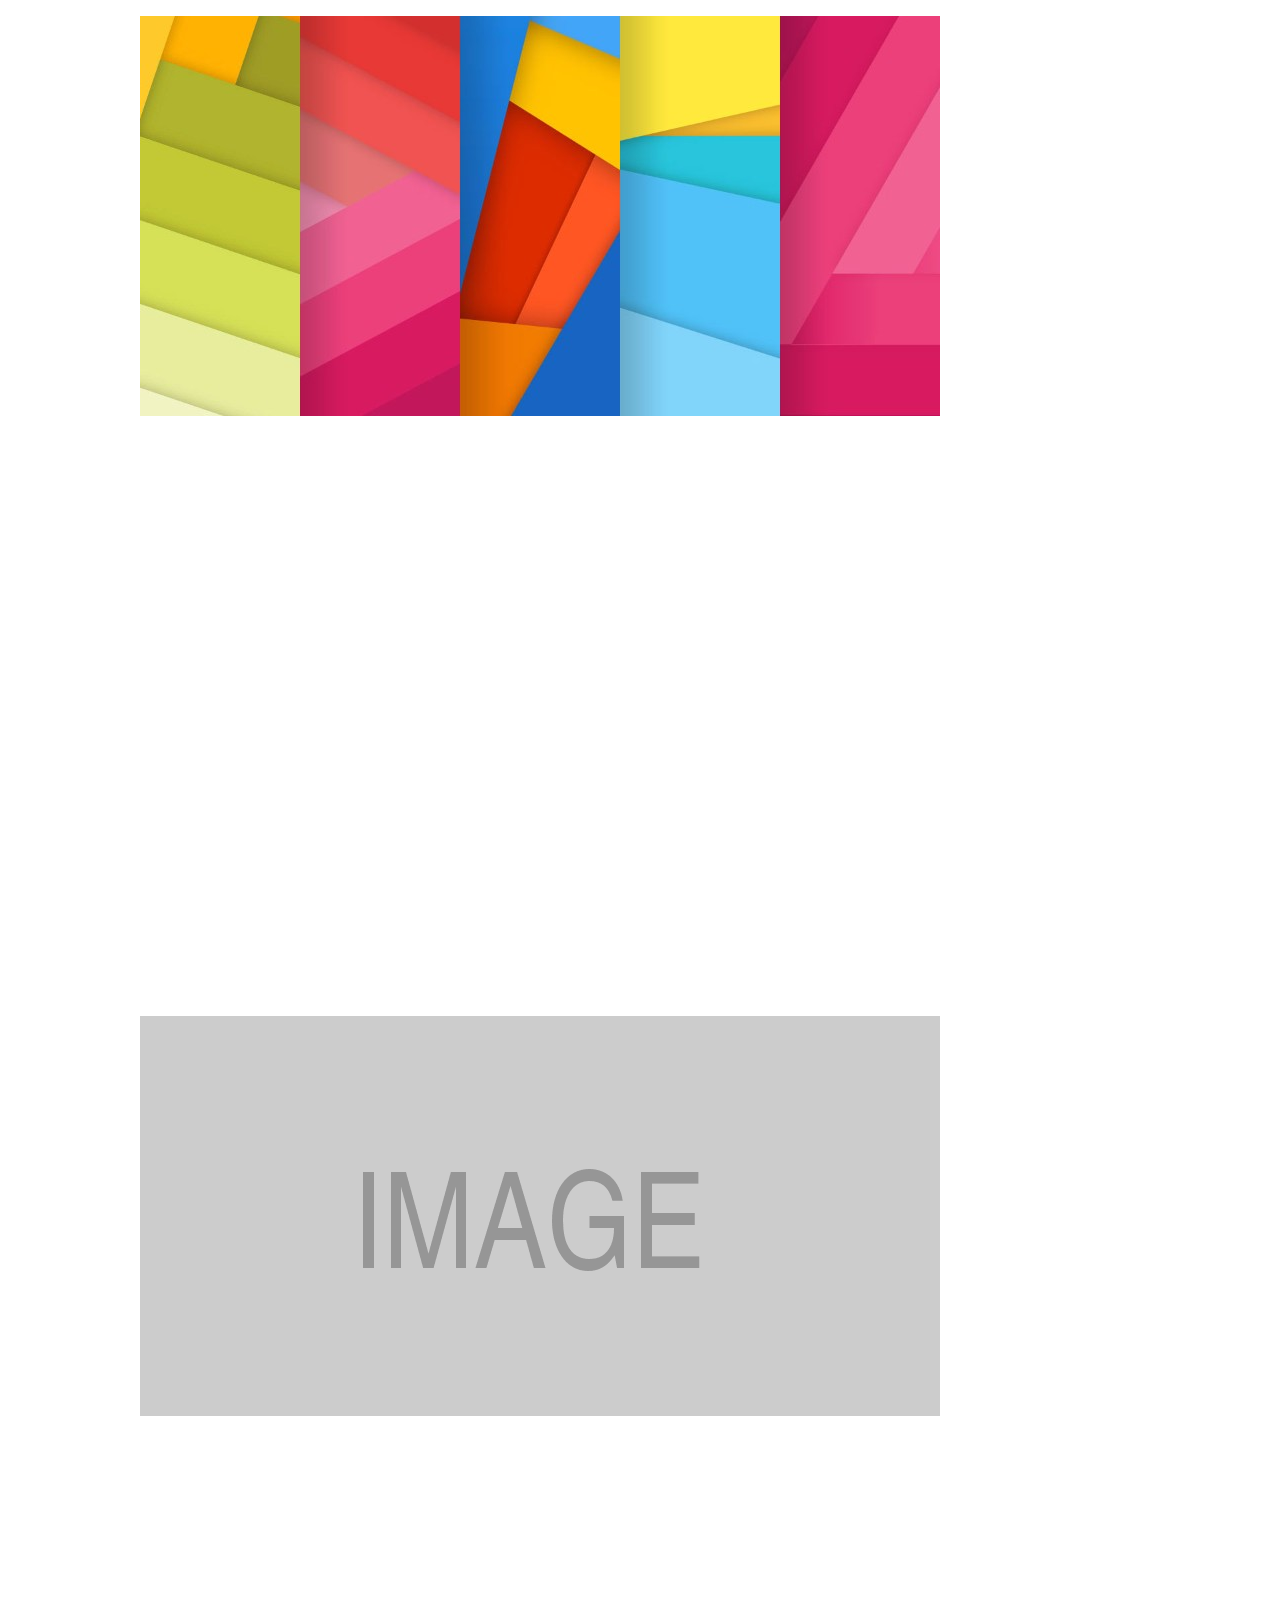
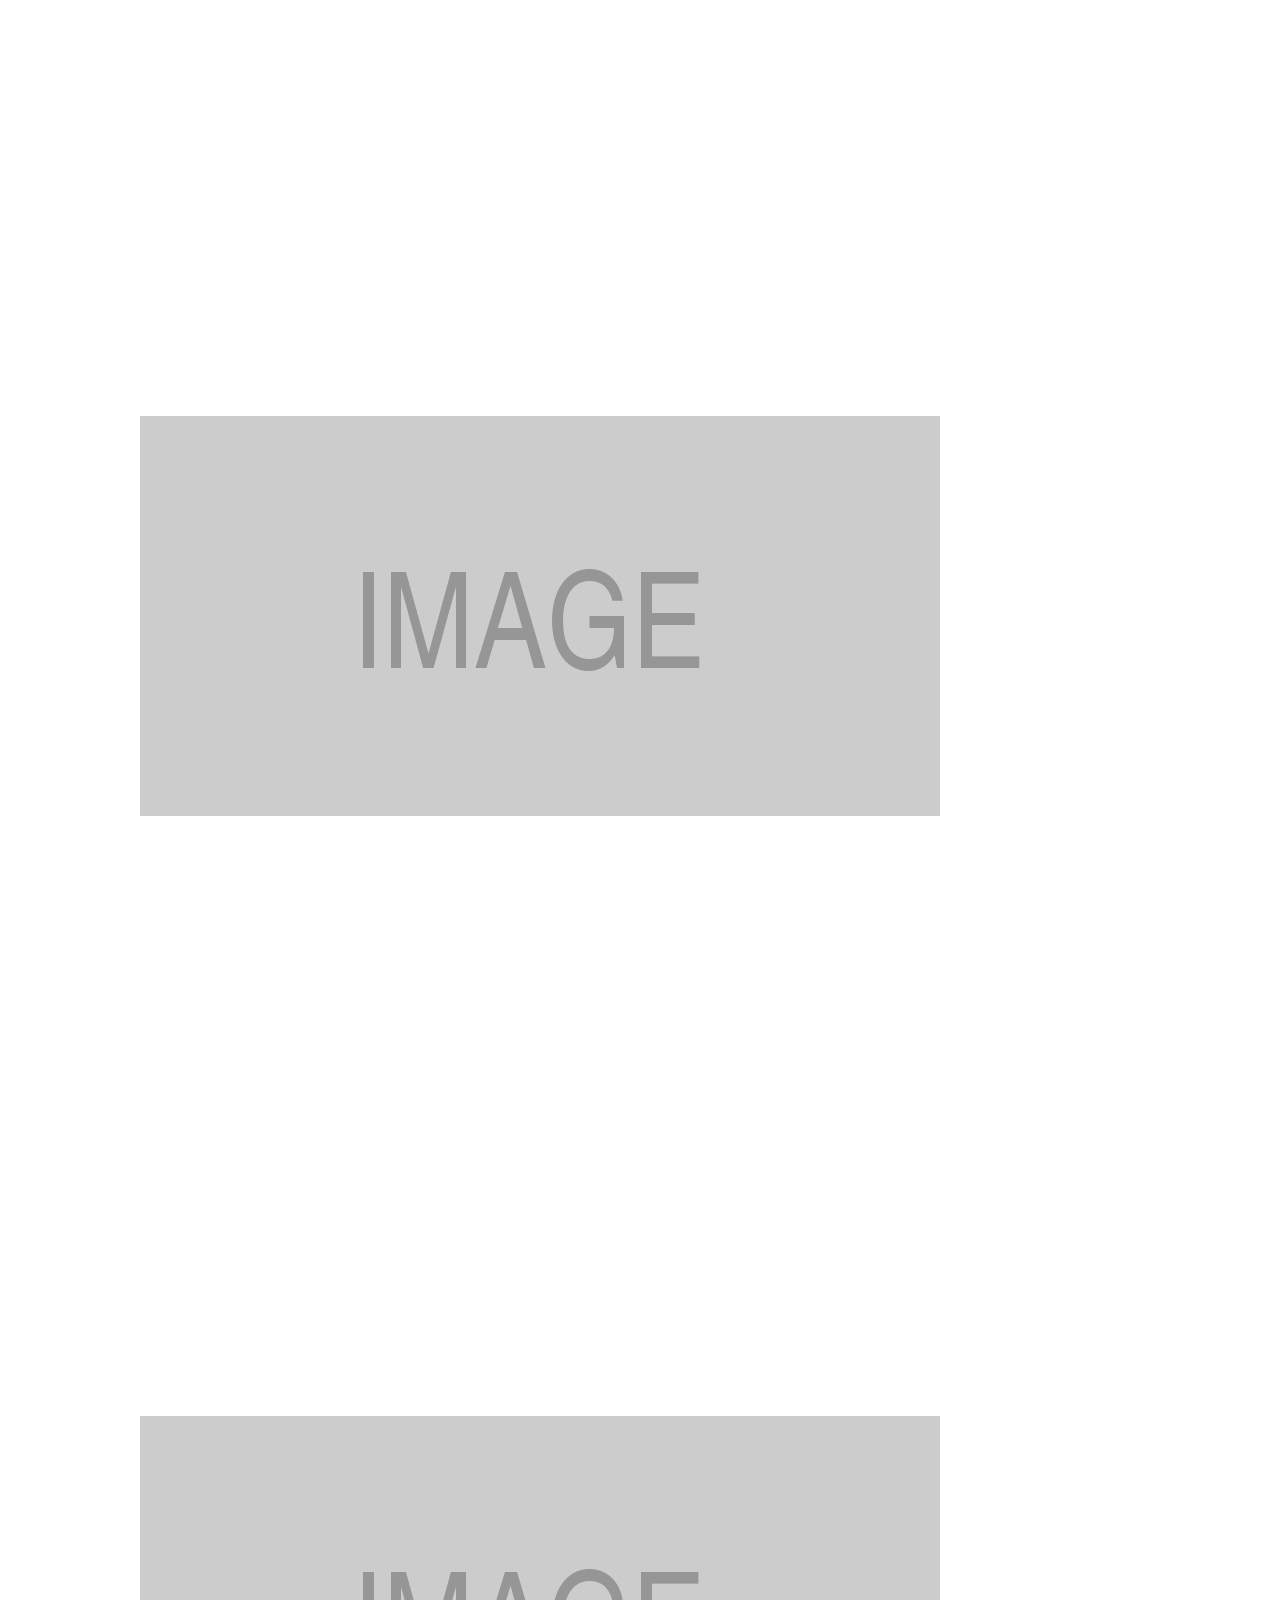
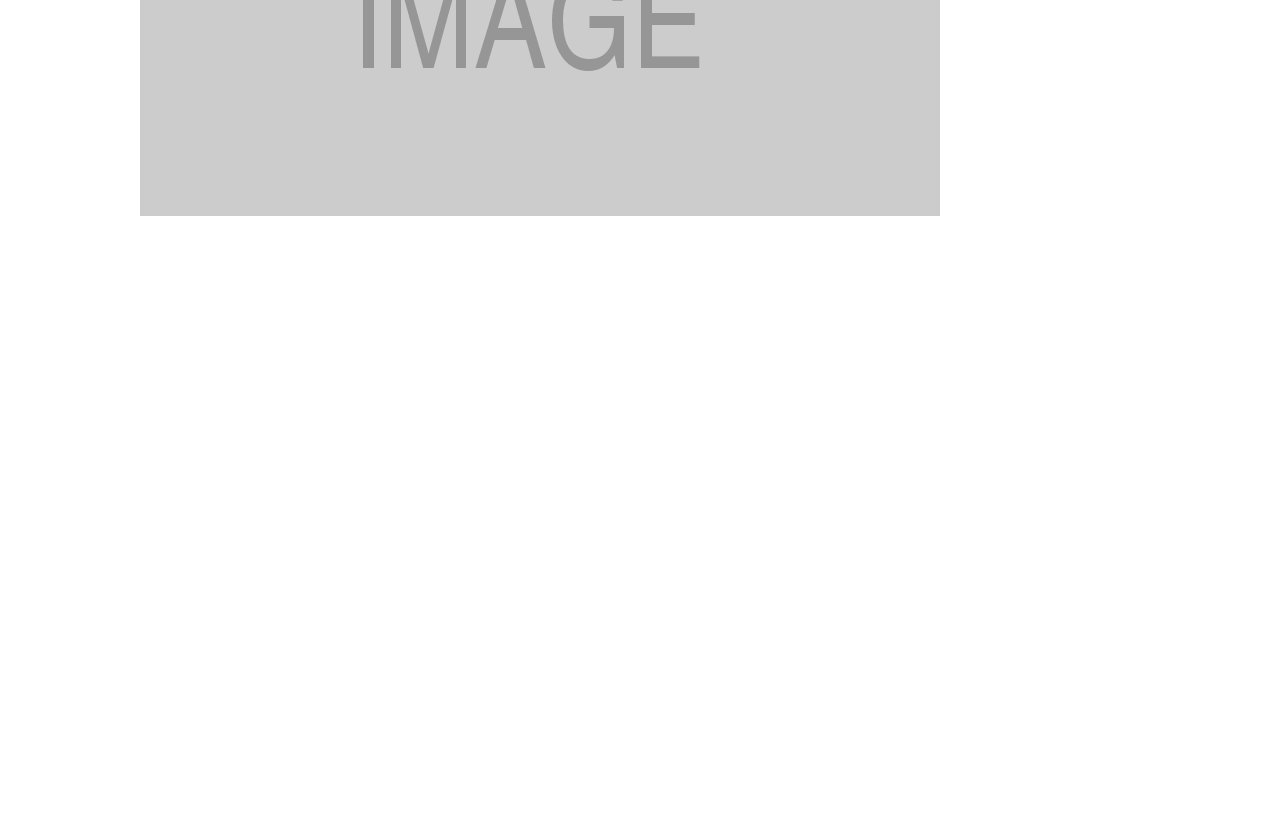
<file: lazyload/index.html>
<!DOCTYPE html>
<html lang="en">
<head>
    <meta charset="UTF-8">
    <title>lazyload</title>
    <style>
        .container {
            width: 1080px;
            margin: 0 auto;
        }

        li {
            list-style: none;
            height: 1000px;
        }
    </style>
</head>
<body>
    <div class="container">
        <ul>
            <li><img class="lazyload" src="./images/default.png" data-src="./images/img1.jpg" alt=""></li>
            <li><img class="lazyload" src="./images/default.png" data-src="./images/img2.jpg" alt=""></li>
            <li><img class="lazyload" src="./images/default.png" data-src="./images/img3.jpg" alt=""></li>
            <li><img class="lazyload" src="./images/default.png" data-src="./images/img4.jpg" alt=""></li>
        </ul>
    </div>
    <script src="./lazyload.js"></script>
    <script>
      Lazyload.config({
        delay: 500,  //显示延迟，默认500ms
        time: 1000  //触发频率
      }).listen()
    </script>
</body>
</html>
</file>
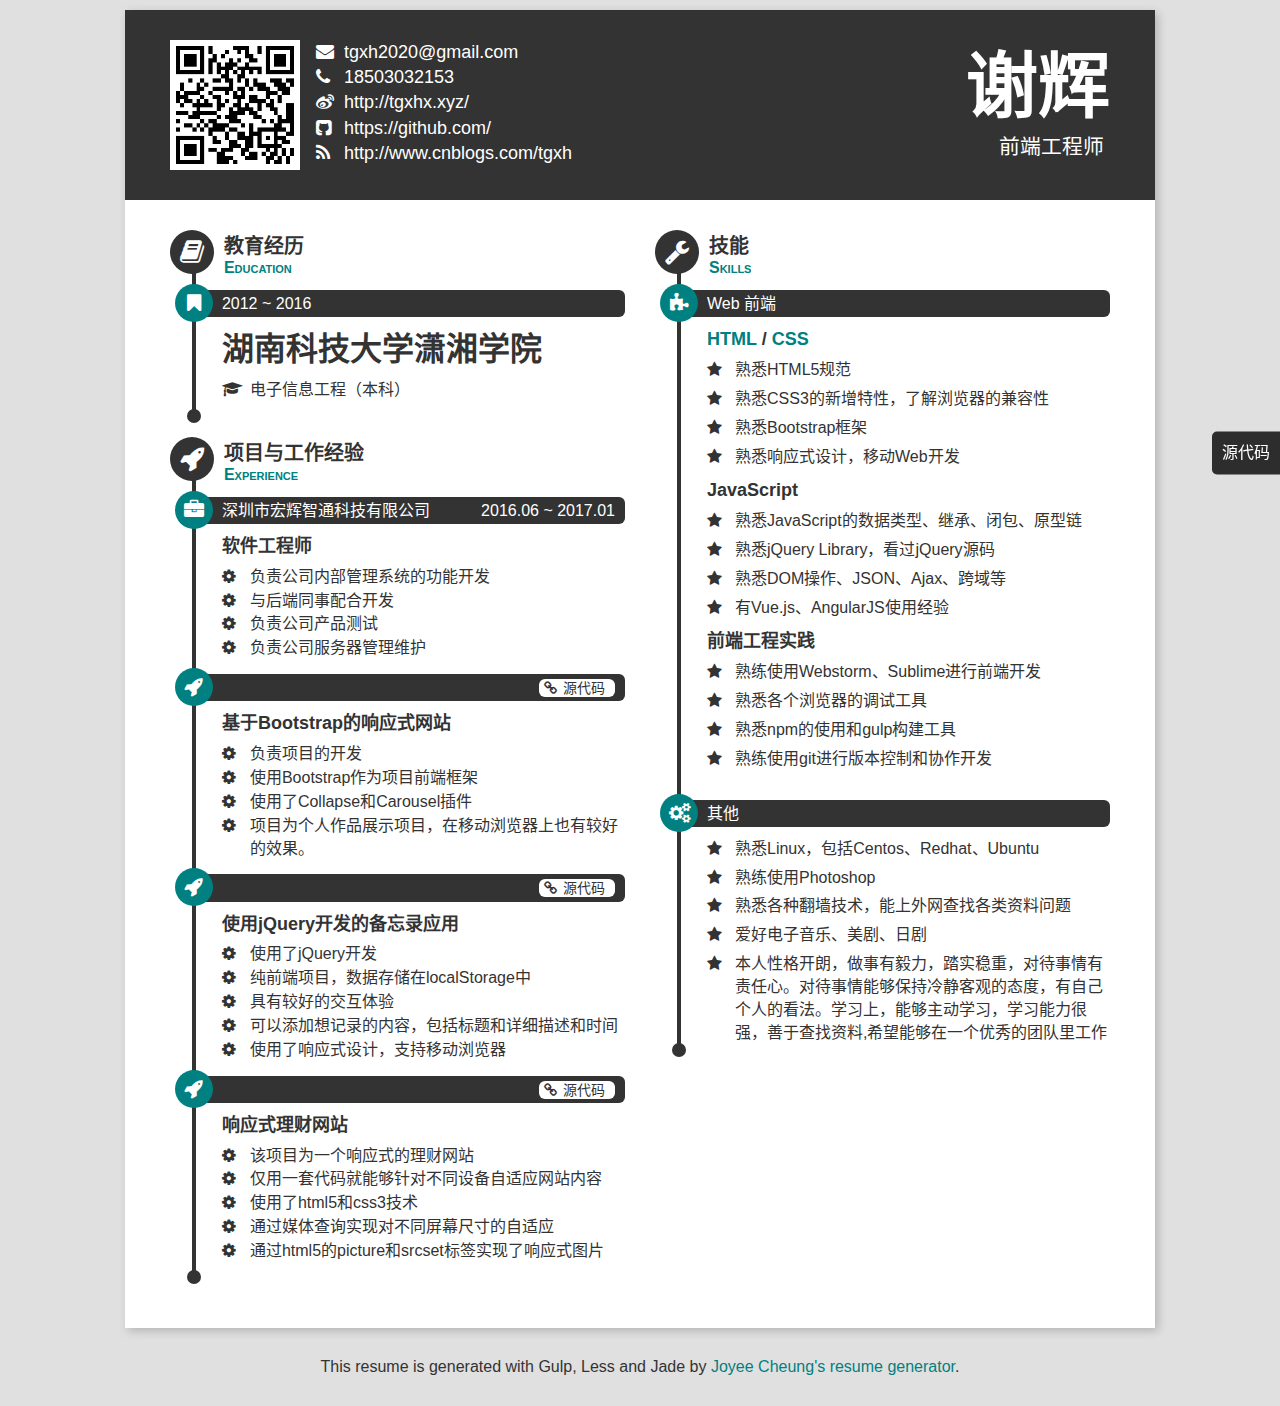
<file: resume/index.html>
<!DOCTYPE html><!--[if lte IE 8]>
<html lang="zh-CN" class="lte-ie8">
<![endif]-->
<!--[if gt IE 8]><!-->
<html lang="zh-CN">
<!--<![endif]-->
<head>
    <meta charset="utf-8">
    <title>个人简历</title>
    <meta name="viewport" content="width=device-width, initial-scale=1.0">
    <link rel="stylesheet" href="index.css">
</head>
<body><!--[if lte IE 8]>
<div class="lte-ie8-comment-wrapper"><p class="lte-ie8-comment">你正在使用 IE8 或更老的古董浏览器，还是快升级或者换浏览器吧~</p></div><![endif]-->
<aside>
    <ul class="links">
        <li class="link"><a href="https://github.com/tgxhx/resume-1">源代码</a></li>
    </ul>
</aside>
<div class="container">
    <main>
        <header class="row">
            <figure class="header-qrcode"><img src="static/qrcode.png"
                                               class="qrcode-img invisible-lt-sm visible-print"/></figure>
            <section class="title"><h1>谢辉</h1>
                <h2>前端工程师</h2></section>
            <address>
                <ul class="contact">
                    <li class="contact-email"><a href="mailto://tgxh2020@gmail.com">tgxh2020@gmail.com</a></li>
                    <li class="contact-phone">18503032153</li>
                    <li class="contact-sinaweibo"><a href="http://tgxhx.xyz/">http://tgxhx.xyz/</a></li>
                    <li class="contact-github"><a href="https://github.com/">https://github.com/</a></li>
                    <li class="contact-blog"><a href="http://www.cnblogs.com/tgxh">http://www.cnblogs.com/tgxh</a></li>
                    <li class="contact-wechat visible-lt-sm invisible-print"></li>
                </ul>
            </address>
        </header>
        <article class="content row">
            <article class="column-6 first column">
                <section class="education">
                    <div class="sec-title-wrapper"><h3 class="sec-title"><span class="sec-title-ch">教育经历</span><span
                            class="sec-title-en">Education</span></h3></div>
                    <div class="timeline-wrapper">
                        <ul class="sec-content timeline">
                            <li class="timeline-item education-undergraduate">
                                <h3 class="timeline-title">
                                    <time class="education-time">2012 ~ 2016</time>
                                </h3>
                                <dl class="education-description timeline-content">
                                    <dt class="education-name">湖南科技大学潇湘学院</dt>
                                    <dd class="education-major">电子信息工程（本科）</dd>
                                </dl>
                            </li>
                        </ul>
                    </div>
                </section>
                <section class="experience">
                    <div class="sec-title-wrapper"><h3 class="sec-title"><span class="sec-title-ch">项目与工作经验</span><span
                            class="sec-title-en">Experience</span></h3></div>
                    <div class="timeline-wrapper">
                        <ul class="sec-content timeline">
                            <li class="timeline-item experience-internship">
                                <h3 class="timeline-title"><span class="experience-place">深圳市宏辉智通科技有限公司</span>
                                    <time class="experience-time">2016.06 ~ 2017.01</time>
                                </h3>
                                <dl class="experience-description timeline-content">
                                    <dt class="experience-position">软件工程师</dt>
                                    <dd class="experience-task">负责公司内部管理系统的功能开发</dd>
                                    <dd class="experience-task">与后端同事配合开发</dd>
                                    <dd class="experience-task">负责公司产品测试</dd>
                                    <dd class="experience-task">负责公司服务器管理维护</dd>
                                </dl>
                            </li>
                            <li class="timeline-item experience-project"><h3 class="timeline-title"><span
                                    class="experience-project-type"></span><span class="experience-title-aside"><a
                                    href="http://tgxhx.xyz/" class="experience-project-link">源代码</a></span></h3>
                                <dl class="experience-description timeline-content">
                                    <dt class="experience-project-name">基于Bootstrap的响应式网站</dt>
                                    <dd class="experience-task">负责项目的开发</dd>
                                    <dd class="experience-task">使用Bootstrap作为项目前端框架</dd>
                                    <dd class="experience-task">使用了Collapse和Carousel插件</dd>
                                    <dd class="experience-task">项目为个人作品展示项目，在移动浏览器上也有较好的效果。</dd>
                                </dl>
                            </li>
                            <li class="timeline-item experience-project"><h3 class="timeline-title"><span
                                    class="experience-project-type"></span><span class="experience-title-aside"><a
                                    href="http://tgxhx.xyz/demo/pro/2/" class="experience-project-link">源代码</a></span>
                            </h3>
                                <dl class="experience-description timeline-content">
                                    <dt class="experience-project-name">使用jQuery开发的备忘录应用</dt>
                                    <dd class="experience-task">使用了jQuery开发</dd>
                                    <dd class="experience-task">纯前端项目，数据存储在localStorage中</dd>
                                    <dd class="experience-task">具有较好的交互体验</dd>
                                    <dd class="experience-task">可以添加想记录的内容，包括标题和详细描述和时间</dd>
                                    <dd class="experience-task">使用了响应式设计，支持移动浏览器</dd>
                                </dl>
                            </li>
                            <li class="timeline-item experience-project"><h3 class="timeline-title"><span
                                    class="experience-project-type"></span><span class="experience-title-aside"><a
                                    href="http://tgxhx.xyz/demo/pro/1/" class="experience-project-link">源代码</a></span>
                            </h3>
                                <dl class="experience-description timeline-content">
                                    <dt class="experience-project-name">响应式理财网站</dt>
                                    <dd class="experience-task">该项目为一个响应式的理财网站</dd>
                                    <dd class="experience-task">仅用一套代码就能够针对不同设备自适应网站内容</dd>
                                    <dd class="experience-task">使用了html5和css3技术</dd>
                                    <dd class="experience-task">通过媒体查询实现对不同屏幕尺寸的自适应</dd>
                                    <dd class="experience-task">通过html5的picture和srcset标签实现了响应式图片</dd>
                                </dl>
                            </li>
                        </ul>
                    </div>
                </section>
            </article>
            <article class="column-6 last column">
                <section class="skills">
                    <div class="sec-title-wrapper"><h3 class="sec-title"><span class="sec-title-ch">技能</span><span
                            class="sec-title-en">Skills</span></h3></div>
                    <div class="timeline-wrapper">
                        <ul class="sec-content timeline">
                            <li class="timeline-item skills-frontend"><h3 class="timeline-title"><span
                                    class="skills-type">Web 前端</span></h3>
                                <dl class="skills-description timeline-content">
                                    <dt class="skills-item-summary"><strong>HTML</strong> / <strong>CSS</strong></dt>
                                    <dd class="skills-item-description"><span>熟悉HTML5规范</span></dd>
                                    <dd class="skills-item-description"><span>熟悉CSS3的新增特性，了解浏览器的兼容性</span></dd>
                                    <dd class="skills-item-description"><span>熟悉Bootstrap框架</span></dd>
                                    <dd class="skills-item-description"><span>熟悉响应式设计，移动Web开发</span></dd>
                                    <dt class="skills-item-summary">JavaScript</dt>
                                    <dd class="skills-item-description"><span>熟悉JavaScript的数据类型、继承、闭包、原型链</span></dd>
                                    <dd class="skills-item-description"><span>熟悉jQuery Library，看过jQuery源码</span></dd>
                                    <dd class="skills-item-description"><span>熟悉DOM操作、JSON、Ajax、跨域等</span></dd>
                                    <dd class="skills-item-description"><span>有Vue.js、AngularJS使用经验</span></dd>
                                    <dt class="skills-item-summary">前端工程实践</dt>
                                    <dd class="skills-item-description"><span>熟练使用Webstorm、Sublime进行前端开发</span></dd>
                                    <dd class="skills-item-description"><span>熟悉各个浏览器的调试工具</span></dd>
                                    <dd class="skills-item-description"><span>熟悉npm的使用和gulp构建工具</span></dd>
                                    <dd class="skills-item-description"><span>熟练使用git进行版本控制和协作开发</span></dd>
                                </dl>
                            </li>
                            <li class="timeline-item skills-miscellaneous"><h3 class="timeline-title"><span
                                    class="skills-type">其他</span></h3>
                                <ul class="skills-description skills-miscellaneous timeline-content">
                                    <li class="skills-item-description"><span>熟悉Linux，包括Centos、Redhat、Ubuntu</span></li>
                                    <li class="skills-item-description"><span>熟练使用Photoshop</span></li>
                                    <li class="skills-item-description"><span>熟悉各种翻墙技术，能上外网查找各类资料问题</span></li>
                                    <li class="skills-item-description"><span>爱好电子音乐、美剧、日剧</span></li>
                                    <li class="skills-item-description"><span>本人性格开朗，做事有毅力，踏实稳重，对待事情有责任心。对待事情能够保持冷静客观的态度，有自己个人的看法。学习上，能够主动学习，学习能力很强，善于查找资料,希望能够在一个优秀的团队里工作</span>
                                    </li>
                                </ul>
                            </li>
                        </ul>
                    </div>
                </section>
            </article>
        </article>
    </main>
</div>
<footer><p>This resume is generated with Gulp, Less and Jade by <a href="https://github.com/joyeecheung/resume">Joyee
    Cheung&#39;s resume generator</a>.</p></footer>
</body>
</html>
</file>
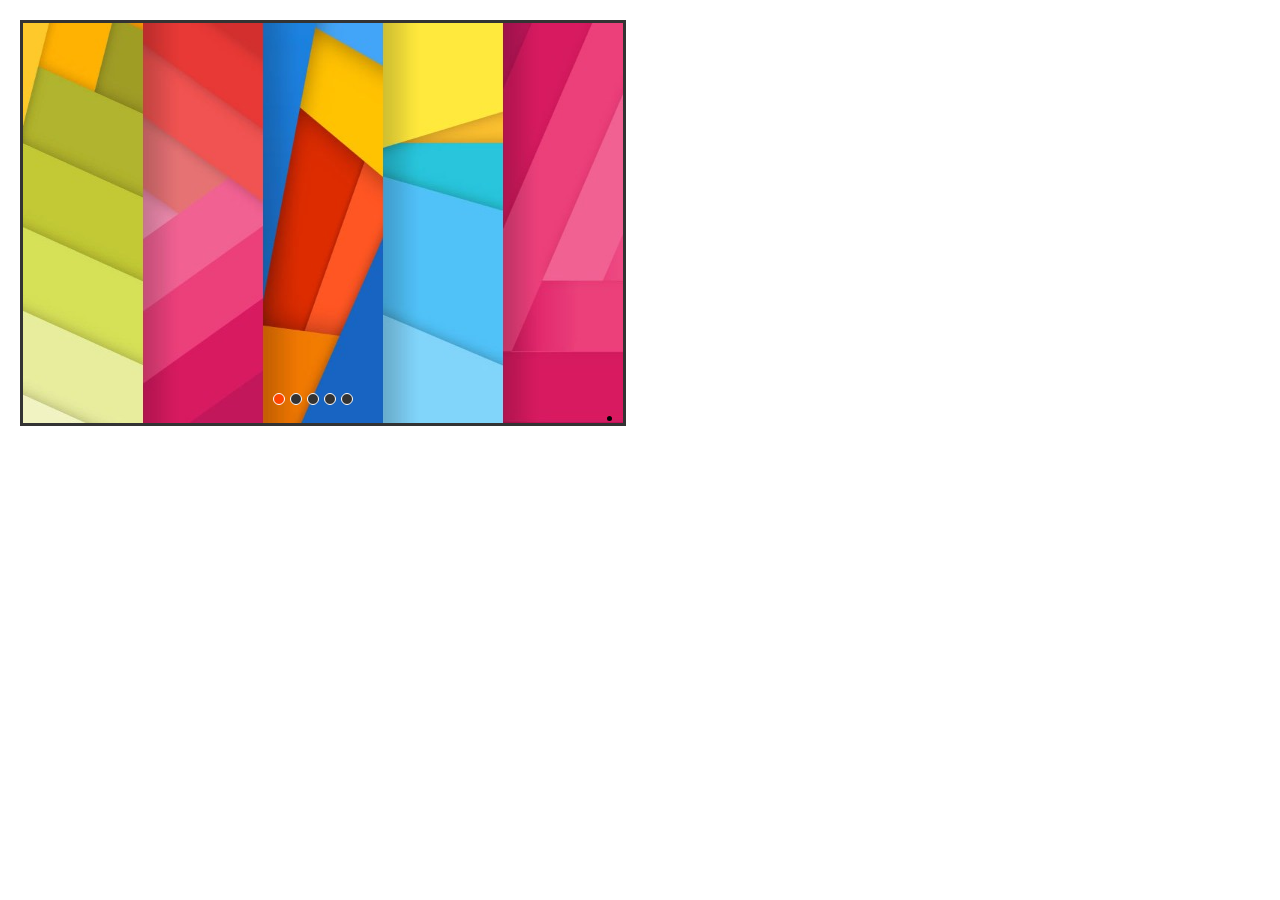
<file: swiper/index.html>
<!DOCTYPE html>
<html lang="en">
<head>
    <meta charset="UTF-8">
    <title>swiper</title>
    <style type="text/css">
        * {
            margin: 0;
            padding: 0;
            text-decoration: none;
        }

        body {
            padding: 20px;
        }

        #container {
            position: relative;
            width: 600px;
            height: 400px;
            border: 3px solid #333;
            overflow: hidden;
        }

        #list {
            position: absolute;
            left:-600px;
            z-index: 1;
            width: 4200px;
            height: 400px;
        }

        #list li {
            float: left;
            width: 600px;
        }

        #list img {
            width: 100%;
            height: 400px;
        }

        #buttons {
            position: absolute;
            left: 250px;
            bottom: 20px;
            z-index: 2;
            height: 10px;
            width: 100px;
        }

        #buttons span {
            float: left;
            margin-right: 5px;
            width: 10px;
            height: 10px;
            border: 1px solid #fff;
            border-radius: 50%;
            background: #333;
            cursor: pointer;
        }

        #buttons .on {
            background: orangered;
        }

        .arrow {
            position: absolute;
            top: 180px;
            z-index: 2;
            display: none;
            width: 40px;
            height: 40px;
            font-size: 36px;
            font-weight: bold;
            line-height: 39px;
            text-align: center;
            color: #fff;
            background-color: RGBA(0, 0, 0, .3);
            cursor: pointer;
        }

        .arrow:hover {
            background-color: RGBA(0, 0, 0, .7);
        }

        #container:hover .arrow {
            display: block;
        }

        #prev {
            left: 20px;
        }

        #next {
            right: 20px;
        }
    </style>
</head>
<body>

    <div id="container">
        <ul id="list">
            <li><img src="images/img1.jpg" alt="1"/></li>
            <li><img src="images/img2.jpg" alt="2"/></li>
            <li><img src="images/img3.jpg" alt="3"/></li>
            <li><img src="images/img4.jpg" alt="4"/></li>
            <li><img src="images/img5.png" alt="5"/></li>
        </ul>
        <div id="buttons">
            <span index="1" class="on"></span>
            <span index="2"></span>
            <span index="3"></span>
            <span index="4"></span>
            <span index="5"></span>
        </div>
        <a href="javascript:;" id="prev" class="arrow">&lt;</a>
        <a href="javascript:;" id="next" class="arrow">&gt;</a>
    </div>
    <script src="./swiper.js"></script>
    <script>
      var swiper = new Swiper('container')
      swiper.swiper({
        auto: true,
        speed: 300,
        delay: 3000
      })
    </script>
</body>
</html>
</file>
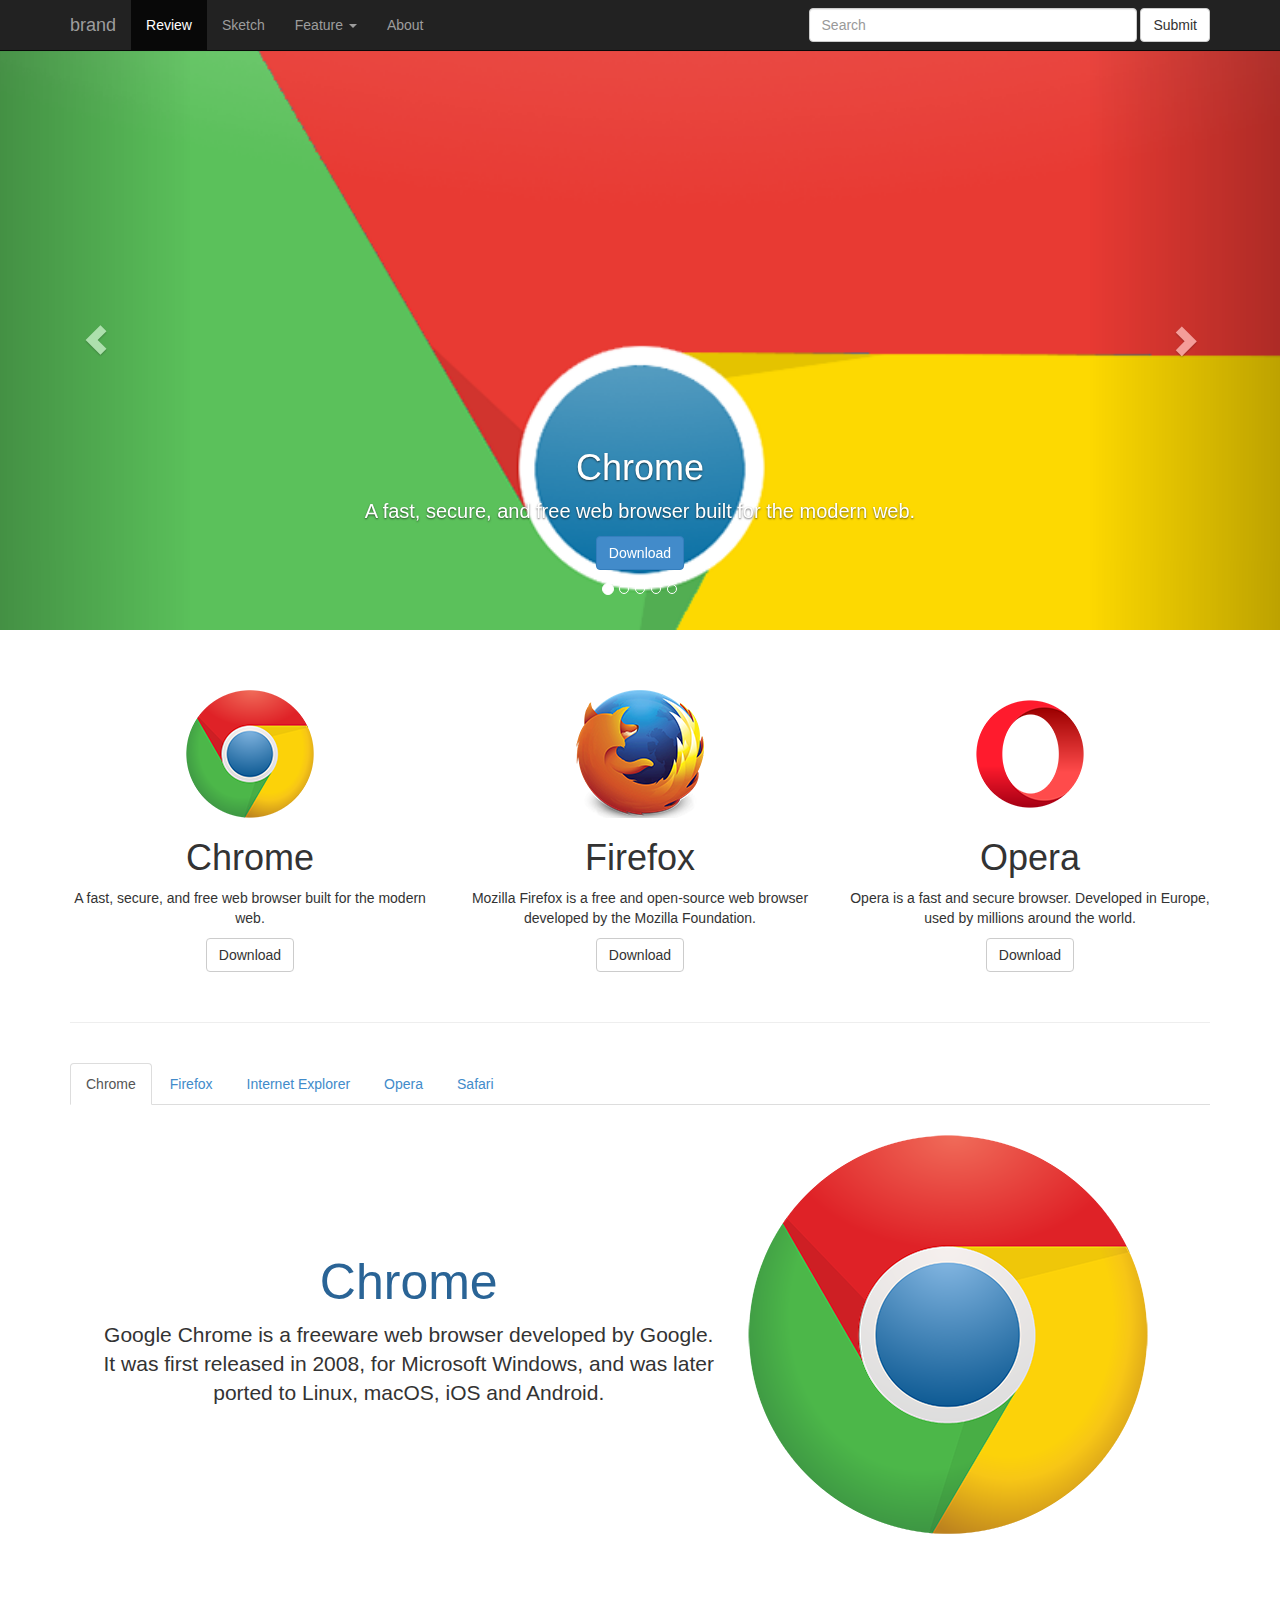
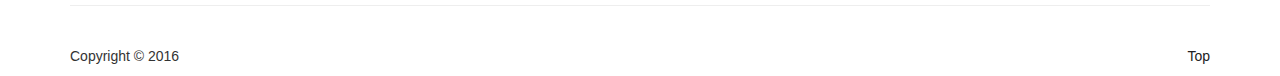
<file: index - 副本.html>
<!DOCTYPE html>
<html lang="en">
<head>
    <meta charset="utf-8">
    <meta http-equiv="X-UA-Compatible" content="IE=edge">
    <meta name="viewport" content="width=device-width, initial-scale=1">
    <!-- The above 3 meta tags *must* come first in the head; any other head content must come *after* these tags -->
    <title>首页</title>

    <!-- Bootstrap -->
    <link href="css/bootstrap.min.css" rel="stylesheet">

    <!-- HTML5 shim and Respond.js for IE8 support of HTML5 elements and media queries -->
    <!-- WARNING: Respond.js doesn't work if you view the page via file:// -->
    <!--[if lt IE 9]>
    <script src="js/html5shiv.js"></script>
    <script src="js/respond.min.js"></script>
    <![endif]-->
    <style>
        html {
            margin: 0;
            padding: 0;
        }

        body {
            padding-top: 50px;
        }

        .carousel {
            height: 580px;
            background-color: #000;
            margin-bottom: 60px;
        }

        .carousel .item {
            height: 580px;
            background-color: #000;
        }

        .carousel img {
            width: 100%;
        }

        .carousel-caption p {
            font-size: 20px;
            border-bottom: 20px;
        }

        .carousel-caption:nth-child(3) {
            bottom: 100px;
        }

        hr.divider {
            margin: 40px 0;
        }

        .feature {
            padding: 30px;
        }

        .feature-heading {
            font-size: 50px;
            color: #2a6496;
            margin-top: 120px;
        }

        .feature-heading span {
            font-size: 20px;
            color: #cccccc;
        }

        footer a,
        footer a:hover {
            color: #222;
        }
    </style>
</head>
<body>
<nav class="navbar navbar-default navbar-fixed-top navbar-inverse">
    <div class="container">
        <div class="navbar-header">
            <button type="button" class="navbar-toggle collapsed" data-toggle="collapse"
                    data-target="#navbar-list" aria-expanded="false">
                <span class="icon-bar"></span>
                <span class="icon-bar"></span>
                <span class="icon-bar"></span>
            </button>
            <a href="#" class="navbar-brand">brand
            </a>
        </div>
        <div class="collapse navbar-collapse" id="navbar-list">
            <ul class="nav navbar-nav">
                <li class="active"><a href="#">Review</a></li>
                <li><a href="#">Sketch</a></li>
                <li class="dropdown">
                    <a href="#" class="dropdown-toggle" data-toggle="dropdown" role="button" aria-haspopup="true"
                       aria-expanded="false">Feature <span class="caret"></span></a>
                    <ul class="dropdown-menu">
                        <li><a href="#tab-chrome">Chrome</a></li>
                        <li><a href="#tab-firefox">Firefox</a></li>
                        <li><a href="#tab-ie">Internet Explorer</a></li>
                        <li class="divider"></li>
                        <li><a href="#tab-opera">Opera</a></li>
                        <li><a href="#tab-safari">Safari</a></li>
                    </ul>
                </li>
                <li><a href="#" data-toggle="modal" data-target="#myModal">About</a></li>
            </ul>
            <form class="navbar-form navbar-right" action="http://www.google.com/search" method=get target="_blank">
                <div class="form-group">
                    <input type="text" name=q class="form-control" size="35" placeholder="Search">
                    <button type="submit" class="btn btn-default" name=btnG>Submit</button>
                </div>
            </form>
        </div>
    </div>
</nav>

<div class="carousel slide" data-ride="carousel" id="carousel-1">
    <ol class="carousel-indicators">
        <li data-target="#carousel-1" data-slide-to="0" class="active"></li>
        <li data-target="#carousel-1" data-slide-to="1"></li>
        <li data-target="#carousel-1" data-slide-to="2"></li>
        <li data-target="#carousel-1" data-slide-to="3"></li>
        <li data-target="#carousel-1" data-slide-to="4"></li>
    </ol>

    <div class="carousel-inner" role="listbox">
        <div class="item active">
            <img src="images/chrome-800.png" alt="">
            <div class="carousel-caption">
                <h1>Chrome</h1>
                <p>A fast, secure, and free web browser built for the modern web.</p>
                <p><a href="#" class="btn btn-primary" target="_blank" role="button">Download</a></p>
            </div>
        </div>
        <div class="item">
            <img src="images/firefox-800.png" alt="">
            <div class="carousel-caption">
                <h1>Firefox</h1>
                <p>Mozilla Firefox is a free and open-source web browser developed by the Mozilla Foundation.</p>
                <p><a href="#" class="btn btn-primary" target="_blank" role="button">Download</a></p>
            </div>
        </div>
        <div class="item">
            <img src="images/ie-800.gif" alt="">
            <div class="carousel-caption">
                <h1>Internet Explorer</h1>
                <p>Internet Explorer is a discontinued series of graphical web browsers developed by Microsoft.</p>
                <p><a href="#" class="btn btn-primary" target="_blank" role="button">Download</a></p>
            </div>
        </div>
        <div class="item">
            <img src="images/opera-800.jpg" alt="">
            <div class="carousel-caption">
                <h1>Opera</h1>
                <p>Opera is a fast and secure browser. Developed in Europe, used by millions around the world.</p>
                <p><a href="#" class="btn btn-primary" target="_blank" role="button">Download</a></p>
            </div>
        </div>
        <div class="item">
            <img src="images/safari-8.jpg" alt="">
            <div class="carousel-caption">
                <h1>Safari</h1>
                <p>Safari is faster and more energy efficient than other browsers. </p>
                <p><a href="#" class="btn btn-primary" target="_blank" role="button">Download</a></p>
            </div>
        </div>
    </div>

    <a href="#carousel-1" class="left carousel-control" role="button" data-slide="prev">
        <span class="glyphicon glyphicon-chevron-left" aria-hidden="true"></span>
    </a>
    <a href="#carousel-1" class="right carousel-control" role="button" data-slide="next">
        <span class="glyphicon glyphicon-chevron-right" aria-hidden="true"></span>
    </a>
</div>

<div class="container text-center">
    <div class="row">
        <div class="col-md-4">
            <img src="images/chrome-logo.png" alt="">
            <h1>Chrome</h1>
            <p>A fast, secure, and free web browser built for the modern web.</p>
            <p><a href="#" class="btn btn-default" target="_blank" role="button">Download</a></p>
        </div>
        <div class="col-md-4">
            <img src="images/firefox-logo.png" alt="">
            <h1>Firefox</h1>
            <p>Mozilla Firefox is a free and open-source web browser developed by the Mozilla Foundation.</p>
            <p><a href="#" class="btn btn-default" target="_blank" role="button">Download</a></p>
        </div>
        <div class="col-md-4">
            <img src="images/opera-logo.png" alt="">
            <h1>Opera</h1>
            <p>Opera is a fast and secure browser. Developed in Europe, used by millions around the world.</p>
            <p><a href="#" class="btn btn-default" target="_blank" role="button">Download</a></p>
        </div>
    </div>
    <hr class="divider">
    <ul class="nav nav-tabs" role="tablist" id="tab-list">
        <li class="active"><a href="#tab-chrome" role="tab" data-toggle="tab">Chrome</a></li>
        <li><a href="#tab-firefox" role="tab" data-toggle="tab">Firefox</a></li>
        <li><a href="#tab-ie" role="tab" data-toggle="tab">Internet Explorer</a></li>
        <li><a href="#tab-opera" role="tab" data-toggle="tab">Opera</a></li>
        <li><a href="#tab-safari" role="tab" data-toggle="tab">Safari</a></li>
    </ul>
    <div class="tab-content">
        <div class="tab-pane active" id="tab-chrome" role="tabpanel">
            <div class="row feature">
                <div class="col-md-7">
                    <h2 class="feature-heading" class="feature">Chrome</h2>
                    <p class="lead">Google Chrome is a freeware web browser developed by Google. It was first released
                        in 2008, for Microsoft Windows, and was later ported to Linux, macOS, iOS and Android.
                    </p>
                </div>
                <div class="col-md-5">
                    <img src="images/chrome-m.png" alt="Chrome" class="img-responsive">
                </div>
            </div>
        </div>
        <div class="tab-pane" id="tab-firefox" role="tabpanel">

            <div class="row feature">
                <div class="col-md-5">
                    <h2 class="feature-heading">Firefox</h2>
                    <p class="lead">Firefox is available for Windows, macOS and Linux operating systems, with its
                        Firefox for Android available for Android (formerly Firefox for mobile, it also ran on the
                        discontinued Firefox OS).</p>
                </div>
                <div class="col-md-7">
                    <img src="images/firefox-m.png" alt="Firefox" class="img-responsive">
                </div>
            </div>
        </div>
        <div class="tab-pane" id="tab-ie" role="tabpanel">

            <div class="row feature">
                <div class="col-md-7">
                    <h2 class="feature-heading">Internet Explorer</h2>
                    <p class="lead">Internet Explorer is a discontinued series of graphical web browsers developed by
                        Microsoft and included as part of the Microsoft Windows line of operating systems, starting in
                        1995.</p>
                </div>
                <div class="col-md-5">
                    <img src="images/ie-m.png" alt="IE" class="img-responsive">
                </div>
            </div>
        </div>
        <div class="tab-pane" id="tab-opera" role="tabpanel">

            <div class="row feature">
                <div class="col-md-5">
                    <h2 class="feature-heading">Opera</h2>
                    <p class="lead">Opera is a web browser for Windows, macOS, and Linux operating systems. It is
                        developed by Opera Software.</p>
                </div>
                <div class="col-md-7">
                    <img src="images/opera-m.png" alt="Opera" class="img-responsive">
                </div>
            </div>
        </div>
        <div class="tab-pane" id="tab-safari" role="tabpanel">

            <div class="row feature">
                <div class="col-md-7">
                    <h2 class="feature-heading">Safari</h2>
                    <p class="lead">Safari is a web browser developed by Apple based on the WebKit engine. First
                        released in 2003 with Mac OS X Panther, a mobile version has been included in iOS devices since
                        the introduction of the iPhone in 2007.</p>
                </div>
                <div class="col-md-5">
                    <img src="images/safari-m.png" alt="Safari" class="img-responsive">
                </div>
            </div>
        </div>
    </div>
    <hr class="divider">
    <footer>
        <p class="pull-left">Copyright &copy; 2016</p>
        <p class="pull-right"><a href="#top">Top</a></p>
    </footer>
</div>

<div class="modal fade" tabindex="-1" role="dialog" id="myModal">
    <div class="modal-dialog" role="document">
        <div class="modal-content">
            <div class="modal-header">
                <button type="button" class="close" data-dismiss="modal"><span>&times;</span></button>
                <h4 class="modal-title">About</h4>
            </div>
            <div class="modal-body">
                <p>A web browser (commonly referred to as a browser) is a software application for retrieving, presenting and traversing information resources on the World Wide Web. An information resource is identified by a Uniform Resource Identifier that may be a web page, image, video or other piece of content. Hyperlinks present in resources enable users easily to navigate their browsers to related resources.</p>
            </div>
            <div class="modal-footer">
                <button class="btn btn-default" data-dismiss="modal">Close</button>
            </div>
        </div>
    </div>
</div>

<!-- jQuery (necessary for Bootstrap's JavaScript plugins) -->
<script src="js/jquery-1.11.1.min.js"></script>
<!-- Include all compiled plugins (below), or include individual files as needed -->
<script src="js/bootstrap.min.js"></script>
<script>
    $(document).ready(function () {
        $("#navbar-list .dropdown-menu a").on('click', function () {
            var href = $(this).attr("href");
            $("#tab-list a[href='" + href + "']").tab("show");
        });
    });
</script>
</body>
</html>
</file>
<file: elm/static/css/app.css>
a,article,aside,b,body,button,dd,div,dl,dt,figcaption,figure,footer,h1,h2,h3,h4,h5,h6,header,i,input,li,nav,p,section,select,span,textarea,ul{padding:0;margin:0;list-style:none;font-style:normal;text-decoration:none;border:none;color:#333;box-sizing:border-box;font-family:Microsoft Yahei,sans-serif;-webkit-tap-highlight-color:transparent;-webkit-font-smoothing:antialiased}a:focus,article:focus,aside:focus,b:focus,body:focus,button:focus,dd:focus,div:focus,dl:focus,dt:focus,figcaption:focus,figure:focus,footer:focus,h1:focus,h2:focus,h3:focus,h4:focus,h5:focus,h6:focus,header:focus,i:focus,input:focus,li:focus,nav:focus,p:focus,section:focus,select:focus,span:focus,textarea:focus,ul:focus{outline:none}::-webkit-scrollbar{width:0;height:0;background-color:#f5f5f5}::-webkit-scrollbar-track{-webkit-box-shadow:inset 0 0 1px transparent;border-radius:10px;background-color:#f5f5f5}::-webkit-scrollbar-thumb{border-radius:10px;-webkit-box-shadow:inset 0 0 6px rgba(0,0,0,.3);background-color:#555}input[type=button],input[type=reset],input[type=search],input[type=submit],textarea{-webkit-appearance:none}body,html{height:100%;width:100%;background-color:#f5f5f5}.clear:after{content:"";display:block;clear:both}.clear{zoom:1}.back_img{background-repeat:no-repeat;background-size:100% 100%}.margin{margin:0 auto}.left{float:left}.right{float:right}.hide{display:none}.show{display:block}.ellipsis{overflow:hidden;text-overflow:ellipsis;white-space:nowrap}.paddingTop{padding-top:1.95rem}.router-fade-enter-active,.router-fade-leave-active{-webkit-transition:opacity .3s;transition:opacity .3s}.router-fade-enter,.router-fade-leave-active{opacity:0}
</file>
<file: resume/index.css>
@font-face {
    font-family: 'FontAwesome';
    src: url('static/fonts/fontawesome-webfont.eot?v=4.3.0');
    src: url('static/fonts/fontawesome-webfont.eot?#iefix&v=4.3.0') format('embedded-opentype'), url('static/fonts/fontawesome-webfont.woff2?v=4.3.0') format('woff2'), url('static/fonts/fontawesome-webfont.woff?v=4.3.0') format('woff'), url('static/fonts/fontawesome-webfont.ttf?v=4.3.0') format('truetype'), url('static/fonts/fontawesome-webfont.svg?v=4.3.0#fontawesomeregular') format('svg');
    font-weight: normal;
    font-style: normal;
}

a {
    text-decoration: none;
    transition: all 0.3s ease-out;
}

a:link {
    color: #008080;
}

a:visited {
    color: #008080;
}

a:hover {
    color: #333;
}

a:active {
    color: #333;
}

html {
    margin: 0;
    padding: 0;
}

body {
    color: #333;
    background-color: #E0E0E0;
    font-family: "Open Sans", "Helvetica Neue", Helvetica, Arial, sans-serif;
    margin: 0;
    padding: 0;
    font-size: 16px;
}

h1 {
    font-size: 72px;
}

h2 {
    font-size: 20.8px;
}

h3 {
    font-size: 20px;
}

h4 {
    font-size: 16px;
}

h5 {
    font-size: 16px;
}

h6 {
    font-size: 14px;
}

.container {
    background-color: white;
    box-shadow: 3px 3px 9px rgba(0, 0, 0, 0.2);
}

strong {
    font-weight: bold;
    color: #008080;
}

.lte-ie8 .lte-ie8-comment-wrapper {
    color: white;
    background-color: #008080;
    width: 100%;
    height: 100%;
    position: fixed;
    padding: 0;
    margin: 0;
}

.lte-ie8 p,
.lte-ie8 .container,
.lte-ie8 .links {
    display: none;
}

.lte-ie8 .lte-ie8-comment-wrapper p {
    text-align: center;
    font-size: 32px;
    margin-top: 25%;
    display: block;
}

ul,
ol,
dl {
    line-height: 1.42857143;
}

* {
    box-sizing: border-box;
}

.container {
    margin-right: auto;
    margin-left: auto;
}

.column {
    position: relative;
    min-height: 1px;
    padding-left: 15px;
    padding-right: 15px;
    float: left;
}

.column-12 {
    width: 100%;
}

@media screen and (max-width: 992px) {
    .column-12 {
        width: 100%;
        float: none;
        padding: 0;
    }
}

.column-11 {
    width: 91.66666667%;
}

@media screen and (max-width: 992px) {
    .column-11 {
        width: 100%;
        float: none;
        padding: 0;
    }
}

.column-10 {
    width: 83.33333333%;
}

@media screen and (max-width: 992px) {
    .column-10 {
        width: 100%;
        float: none;
        padding: 0;
    }
}

.column-9 {
    width: 75%;
}

@media screen and (max-width: 992px) {
    .column-9 {
        width: 100%;
        float: none;
        padding: 0;
    }
}

.column-8 {
    width: 66.66666667%;
}

@media screen and (max-width: 992px) {
    .column-8 {
        width: 100%;
        float: none;
        padding: 0;
    }
}

.column-7 {
    width: 58.33333333%;
}

@media screen and (max-width: 992px) {
    .column-7 {
        width: 100%;
        float: none;
        padding: 0;
    }
}

.column-6 {
    width: 50%;
}

@media screen and (max-width: 992px) {
    .column-6 {
        width: 100%;
        float: none;
        padding: 0;
    }
}

.column-5 {
    width: 41.66666667%;
}

@media screen and (max-width: 992px) {
    .column-5 {
        width: 100%;
        float: none;
        padding: 0;
    }
}

.column-4 {
    width: 33.33333333%;
}

@media print or (max-width: 992px) {
    .column-4 {
        width: 100%;
    }
}

.column-3 {
    width: 25%;
}

@media print or (max-width: 992px) {
    .column-3 {
        width: 75%;
    }
}

.column-2 {
    width: 16.66666667%;
}

@media print or (max-width: 992px) {
    .column-2 {
        width: 50%;
    }
}

.column-1 {
    width: 8.33333333%;
}

@media print or (max-width: 992px) {
    .column-1 {
        width: 25%;
    }
}

.column-0 {
    width: 0%;
}

@media print or (max-width: 992px) {
    .column-0 {
        width: 0%;
    }
}

.first {
    padding-left: 0;
}

.last {
    padding-right: 0;
}

.row {
    margin-left: -0.1px;
    margin-right: -0.1px;
    overflow: hidden;
}

.header-qrcode .qrcode-img {
    width: 130px;
    height: 130px;
}

header {
    overflow-y: hidden;
    zoom: 1;
    padding-bottom: 6px;
    background-color: #333;
    color: white;
}

.title {
    float: right;
    text-align: right;
    margin: 0;
}

@media screen and (max-width: 767px) {
    .title {
        float: none;
        text-align: center;
    }
}

.title h1,
.title h2 {
    margin: 5px 0;
    line-height: 1;
}

.title h1 {
    padding: 5px 0;
    color: white;
}

.title h2 {
    padding: 5px 6px;
    font-weight: normal;
}

.header-qrcode {
    float: left;
    margin: 0;
}

address {
    overflow-y: hidden;
    zoom: 1;
}

header .contact {
    float: left;
    margin: 0;
    padding-left: 16px;
}

@media print or (max-width: 767px) {
    header .contact {
        float: none;
        margin-top: 10px;
        padding-left: 5px;
    }
}

header .contact li {
    list-style-type: none;
    font-style: normal;
    line-height: 1.4;
    font-size: 18px;
    word-break: break-all;
}

header a:link,
header a:visited {
    color: white;
}

header a:hover,
header a:active {
    color: #A3D3D1;
}

.contact-phone {
    padding-left: 28px;
}

.contact-phone::before {
    font-family: FontAwesome;
    font-size: inherit;
    text-rendering: auto;
    -webkit-font-smoothing: antialiased;
    -moz-osx-font-smoothing: grayscale;
    transform: translate(0, 0);
    content: "\f095";
    width: 28px;
    margin-left: -28px;
    display: inline-block;
}

.contact-email {
    padding-left: 28px;
}

.contact-email::before {
    font-family: FontAwesome;
    font-size: inherit;
    text-rendering: auto;
    -webkit-font-smoothing: antialiased;
    -moz-osx-font-smoothing: grayscale;
    transform: translate(0, 0);
    content: "\f0e0";
    width: 28px;
    margin-left: -28px;
    display: inline-block;
}

.contact-github {
    padding-left: 28px;
}

.contact-github::before {
    font-family: FontAwesome;
    font-size: inherit;
    text-rendering: auto;
    -webkit-font-smoothing: antialiased;
    -moz-osx-font-smoothing: grayscale;
    transform: translate(0, 0);
    content: "\f092";
    width: 28px;
    margin-left: -28px;
    display: inline-block;
}

.contact-sinaweibo {
    padding-left: 28px;
}

.contact-sinaweibo::before {
    font-family: FontAwesome;
    font-size: inherit;
    text-rendering: auto;
    -webkit-font-smoothing: antialiased;
    -moz-osx-font-smoothing: grayscale;
    transform: translate(0, 0);
    content: "\f18a";
    width: 28px;
    margin-left: -28px;
    display: inline-block;
}

.contact-blog {
    padding-left: 28px;
}

.contact-blog::before {
    font-family: FontAwesome;
    font-size: inherit;
    text-rendering: auto;
    -webkit-font-smoothing: antialiased;
    -moz-osx-font-smoothing: grayscale;
    transform: translate(0, 0);
    content: "\f09e";
    width: 28px;
    margin-left: -28px;
    display: inline-block;
}

.contact-wechat {
    padding-left: 28px;
}

.contact-wechat::before {
    font-family: FontAwesome;
    font-size: inherit;
    text-rendering: auto;
    -webkit-font-smoothing: antialiased;
    -moz-osx-font-smoothing: grayscale;
    transform: translate(0, 0);
    content: "\f1d7";
    width: 28px;
    margin-left: -28px;
    display: inline-block;
}

footer {
    text-align: center;
    margin: 30px 6px;
}

section {
    margin-bottom: 14px;
}

.sec-title-wrapper {
    overflow-y: hidden;
    zoom: 1;
}

.sec-title {
    float: left;
    padding: 0;
    margin: 0 0 0 10px;
    overflow-y: hidden;
    zoom: 1;
}

.sec-title-ch {
    font-size: 20px;
    float: left;
    font-weight: bold;
}

.sec-title-en {
    font-size: 16px;
    float: left;
    clear: left;
    color: #008080;
    font-variant: small-caps;
    font-weight: bold;
}

.sec-title-wrapper::before {
    font-family: FontAwesome;
    font-size: inherit;
    text-rendering: auto;
    -webkit-font-smoothing: antialiased;
    -moz-osx-font-smoothing: grayscale;
    transform: translate(0, 0);
    background-color: #333;
    color: white;
    border-radius: 100%;
    float: left;
    width: 32px;
    height: 32px;
    padding: 6px;
    text-align: center;
    line-height: 32px;
    font-size: 26px;
    content: "\f092";
}

.timeline-wrapper {
    overflow-y: hidden;
    zoom: 1;
    margin-top: -29px;
}

.timeline-wrapper::after {
    font-family: FontAwesome;
    font-size: inherit;
    text-rendering: auto;
    -webkit-font-smoothing: antialiased;
    -moz-osx-font-smoothing: grayscale;
    transform: translate(0, 0);
    background-color: #333;
    color: white;
    border-radius: 100%;
    float: left;
    width: 14px;
    height: 14px;
    padding: 0;
    text-align: center;
    line-height: 14px;
    font-size: 14px;
    content: "";
    margin-left: 17px;
    margin-top: -7px;
}

.timeline {
    padding-top: 42px;
    padding-left: 26px;
    border-left: 4px solid #333;
    margin: 0 0 0 22px;
}

.timeline li {
    list-style-type: none;
}

.timeline-item {
    padding-bottom: 14px;
}

.timeline-title {
    margin: 0 0 0 -26px;
    padding: 3px 10px 3px 26px;
    color: white;
    background-color: #333;
    border-radius: 6px;
    font-weight: normal;
    font-size: 16px;
    line-height: 1.33;
    overflow-y: hidden;
    zoom: 1;
}

.timeline-item::before {
    font-family: FontAwesome;
    font-size: inherit;
    text-rendering: auto;
    -webkit-font-smoothing: antialiased;
    -moz-osx-font-smoothing: grayscale;
    transform: translate(0, 0);
    background-color: #008080;
    color: white;
    border-radius: 100%;
    float: left;
    width: 26px;
    height: 26px;
    padding: 6px;
    text-align: center;
    line-height: 26px;
    font-size: 20px;
    content: "\f02d";
    margin-left: -47px;
    margin-top: -6px;
    position: absolute;
}

.timeline-content {
    margin: 0;
}

@media (max-width: 767px) {
    .timeline-content {
        margin-left: -10px;
    }
}

.progress {
    border-radius: 4px;
    background-color: #333;
    overflow: hidden;
}

.progress-bar {
    background-color: #008080;
    text-align: right;
    padding-right: 10px;
}

.progress-label {
    color: white;
    font-size: inherit;
}

.education-name {
    font-size: 32px;
    font-weight: bold;
    margin: 10px 0 5px 0;
}

.education-major,
.education-honor {
    list-style-type: none;
    line-height: 1.42857143;
    margin: 0;
    padding: 0;
}

.education .sec-title-wrapper::before {
    content: "\f02d";
}

.education-undergraduate.timeline-item::before {
    content: "\f02e";
}

.education-major {
    padding-left: 28px;
}

.education-major::before {
    font-family: FontAwesome;
    font-size: inherit;
    text-rendering: auto;
    -webkit-font-smoothing: antialiased;
    -moz-osx-font-smoothing: grayscale;
    transform: translate(0, 0);
    content: "\f19d";
    width: 28px;
    margin-left: -28px;
    display: inline-block;
}

.education-honor {
    padding-left: 28px;
}

.education-honor::before {
    font-family: FontAwesome;
    font-size: inherit;
    text-rendering: auto;
    -webkit-font-smoothing: antialiased;
    -moz-osx-font-smoothing: grayscale;
    transform: translate(0, 0);
    content: "\f091";
    width: 28px;
    margin-left: -28px;
    display: inline-block;
}

.language .sec-content {
    margin: 10px 0 0 22px;
}

.language-certificates {
    margin: 0;
    padding: 0;
}

.language-cert-wrapper {
    font-size: 20px;
    margin-bottom: 5px;
    line-height: initial;
    overflow-y: hidden;
    zoom: 1;
}

.language-cert-type {
    float: left;
    font-weight: bold;
}

.language-cert-wrapper .progress {
    float: right;
    width: 80%;
    margin: 0;
}

@media (max-width: 767px) {
    .language-cert-wrapper .progress {
        float: right;
        width: 75%;
    }
}

.language-description {
    padding-left: 0;
    margin: 10px 0;
}

.language-desc-item {
    list-style-type: none;
    line-height: 1.4;
}

.language .sec-title-wrapper::before {
    content: "\f086";
}

.language-desc-item {
    padding-left: 28px;
}

.language-desc-item::before {
    font-family: FontAwesome;
    font-size: inherit;
    text-rendering: auto;
    -webkit-font-smoothing: antialiased;
    -moz-osx-font-smoothing: grayscale;
    transform: translate(0, 0);
    content: "\f005";
    width: 28px;
    margin-left: -28px;
    display: inline-block;
}

.experience-place,
.experience-project-type {
    float: left;
}

.experience-time,
.experience-title-link {
    float: right;
}

.experience-position,
.experience-project-name {
    font-size: 18px;
    font-weight: bold;
    margin: 10px 0 5px 0;
}

.experience-task {
    padding-left: 0;
    margin: 0;
}

.experience-title-aside {
    float: right;
    list-style-type: none;
}

.experience-project-link {
    border-radius: 6px;
    padding: 1px 10px;
    background-color: white;
    font-size: 14px;
    margin-left: 10px;
}

.experience-project-link:link,
.experience-project-link:visited {
    color: #333;
}

.experience-project-link:hover,
.experience-project-link:active {
    color: #333;
    background-color: rgba(255, 255, 255, 0.8);
}

.experience .sec-title-wrapper::before {
    content: "\f135";
}

.experience-internship.timeline-item::before {
    content: "\f0b1";
}

.experience-project.timeline-item::before {
    content: "\f135";
}

.experience-task {
    padding-left: 28px;
}

.experience-task::before {
    font-family: FontAwesome;
    font-size: inherit;
    text-rendering: auto;
    -webkit-font-smoothing: antialiased;
    -moz-osx-font-smoothing: grayscale;
    transform: translate(0, 0);
    content: "\f013";
    width: 28px;
    margin-left: -28px;
    display: inline-block;
}

.experience-project-link {
    padding-left: 24px;
}

.experience-project-link::before {
    font-family: FontAwesome;
    font-size: inherit;
    text-rendering: auto;
    -webkit-font-smoothing: antialiased;
    -moz-osx-font-smoothing: grayscale;
    transform: translate(0, 0);
    content: "\f0c1";
    width: 19px;
    margin-left: -19px;
    display: inline-block;
}

.skills-item-description {
    padding-left: 0;
}

.skills-item {
    margin: 10px 0;
}

.skills-item-description {
    margin: 0;
}

.skills-item-summary {
    font-size: 18px;
    margin: 10px 0 5px 0;
    font-weight: bold;
}

.skills-miscellaneous {
    margin-top: 10px;
    padding: 0;
}

.skills-miscellaneous .skills-item-description {
    list-style-type: none;
}

.skills .sec-title-wrapper::before {
    content: "\f0ad";
}

.skills-frontend.timeline-item::before {
    content: "\f12e";
}

.skills-backend.timeline-item::before {
    content: "\f0c2";
}

.skills-miscellaneous.timeline-item::before {
    content: "\f085";
}

.skills-item-description {
    padding-left: 28px;
}

.skills-item-description::before {
    font-family: FontAwesome;
    font-size: inherit;
    text-rendering: auto;
    -webkit-font-smoothing: antialiased;
    -moz-osx-font-smoothing: grayscale;
    transform: translate(0, 0);
    content: "\f005";
    width: 28px;
    margin-left: -28px;
    display: inline-block;
}

aside {
    right: 0;
    z-index: 100;
    position: fixed;
    top: 50%;
    transform: translate(0, -50%);
}

@media (max-width: 767px) {
    aside {
        position: relative;
        display: table;
        width: 100%;
        right: auto;
        top: 0;
        transform: none;
        overflow-y: hidden;
        zoom: 1;
    }
}

aside .links {
    margin: 0;
    padding: 0;
}

@media (max-width: 767px) {
    aside .links {
        display: table-row;
    }
}

aside .link {
    list-style-type: none;
    margin-top: 6px;
    background-color: rgba(0, 0, 0, 0.8);
    border-radius: 5px 0 0 5px;
    transition: all 0.3s ease-out;
}

aside .link:hover,
aside .link:active {
    background-color: rgba(0, 0, 0, 0.6);
}

@media (max-width: 767px) {
    aside .link {
        display: table-cell;
        background-color: #333;
        border-radius: 0;
        text-align: center;
    }
}

aside a {
    width: 100%;
    padding: 10px;
    display: inline-block;
}

aside a:link,
aside a:visited,
aside a:hover,
aside a:active {
    color: white;
}

.container {
    margin-top: 10px;
}

@media screen and (max-width: 767px) {
    .container {
        padding: 5px 0;
        margin-top: 0;
    }
}

@media screen and (min-width: 768px) {
    .container {
        width: 750px;
    }
}

@media screen and (min-width: 992px) {
    .container {
        width: 970px;
    }
}

@media screen and (min-width: 1200px) {
    .container {
        width: 1030px;
    }
}

header,
.content {
    padding: 30px 45px;
}

@media screen and (max-width: 767px) {
    header,
    .content {
        padding: 30px 10px;
        margin-top: 0;
        margin-bottom: 5px;
    }
}

@media screen and (min-width: 992px) {
    .invisible-lt-sm {
        display: block;
    }
}

@media screen and (max-width: 991px) {
    .invisible-lt-sm {
        display: none;
    }
}

@media screen and (min-width: 992px) {
    .visible-lt-sm {
        display: none;
    }
}

@media screen and (max-width: 991px) {
    .visible-lt-sm {
        display: block;
    }
}

@media print {
    .visible-print {
        display: block;
    }
}

@media print {
    .invisible-print {
        display: none;
    }
}

@media print {
    .container {
        width: 1000px;
        margin-top: 0;
        box-shadow: none;
    }

    body {
        background: transparent;
    }

    aside,
    footer {
        display: none;
    }
}

.skills dd,
.skills-description li {
    margin: 5px 0;
}

/*# sourceMappingURL=[data-uri] */
</file>
